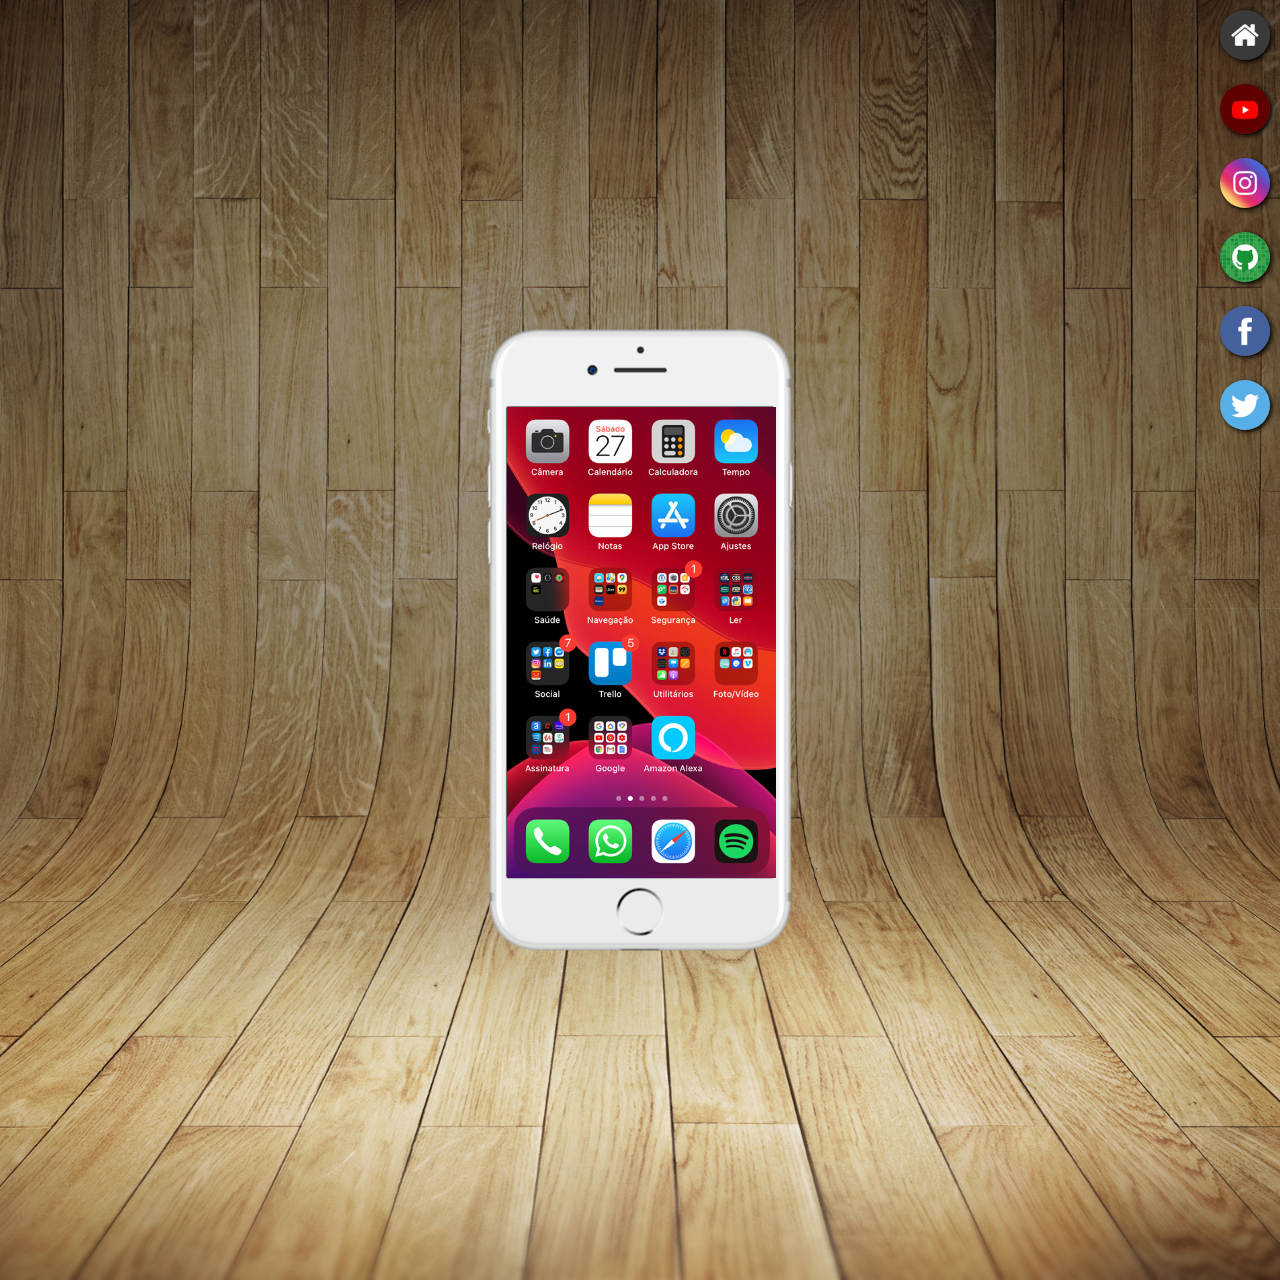
<file: index.html>
<!DOCTYPE html>
<html lang="pt_br">

<head>
    <meta charset="UTF-8">
    <meta name="viewport" content="width=device-width, initial-scale=1.0">
    <link rel="shortcut icon" href="favicon.ico" type="image/x-icon">
    <link rel="stylesheet" href="estilos/style.css">
    <title>Projeto das Redes Sociais</title>
</head>

<body>
    <main>
        <section id="telefone">
            <iframe src="home.html" name="tela" id="tela" frameborder="0"></iframe>
        </section>
        <section id="redes-sociais">
            <a href="home.html" target="tela"><img src="imagens/logo-home.jpg" alt="home"></a> <br>
            <a href="youtube.html" target="tela"><img src="imagens/logo-youtube.jpg" alt="YouTube"></a> <br>
            <a href="instagram.html" target="tela"><img src="imagens/logo-instagram.jpg" alt="Instagram"></a> <br>
            <a href="github.html" target="tela"><img src="imagens/logo-github.jpg" alt="GitHub"></a> <br>
            <a href="facebook.html" target="tela"><img src="imagens/logo-facebook.jpg" alt="Facebook"></a> <br>
            <a href="twitter.html" target="tela"><img src="imagens/logo-twitter.jpg" alt="Twitter"></a>
        </section>
    </main>
</body>
</html>
</file>
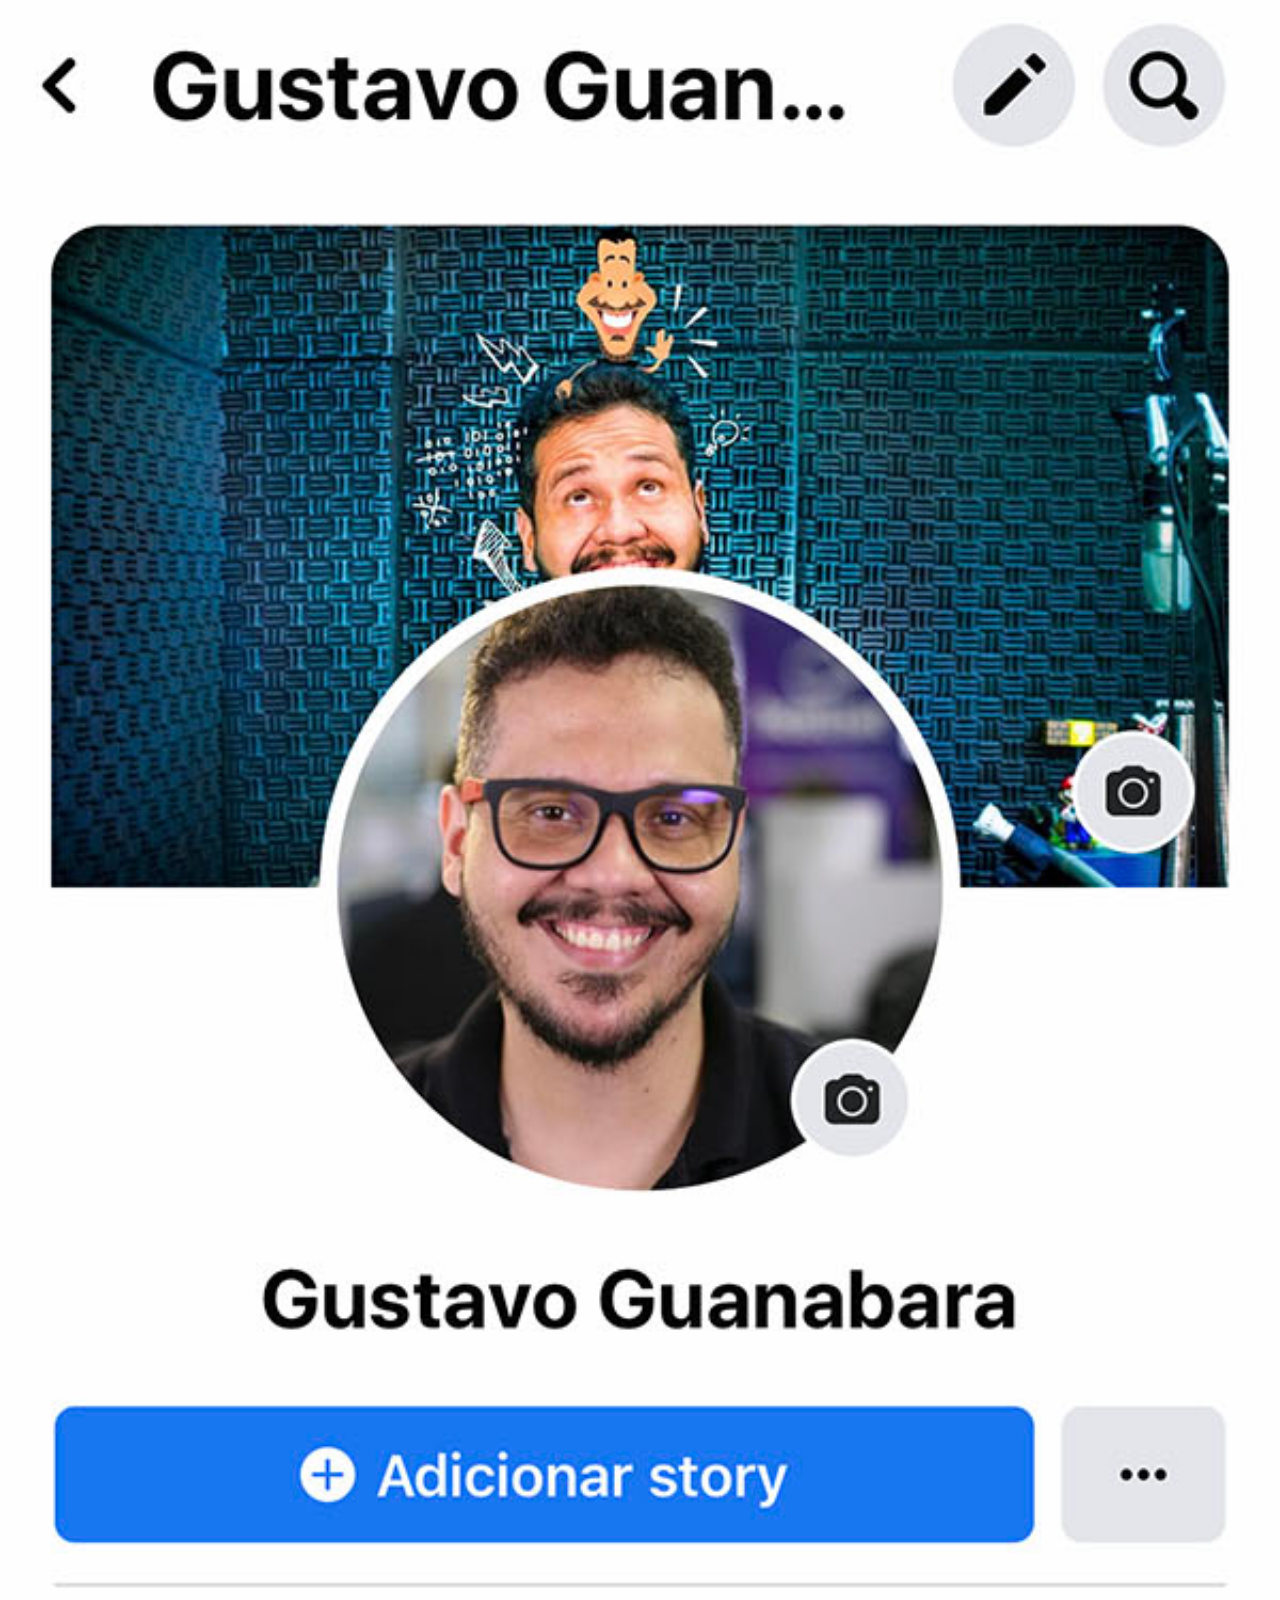
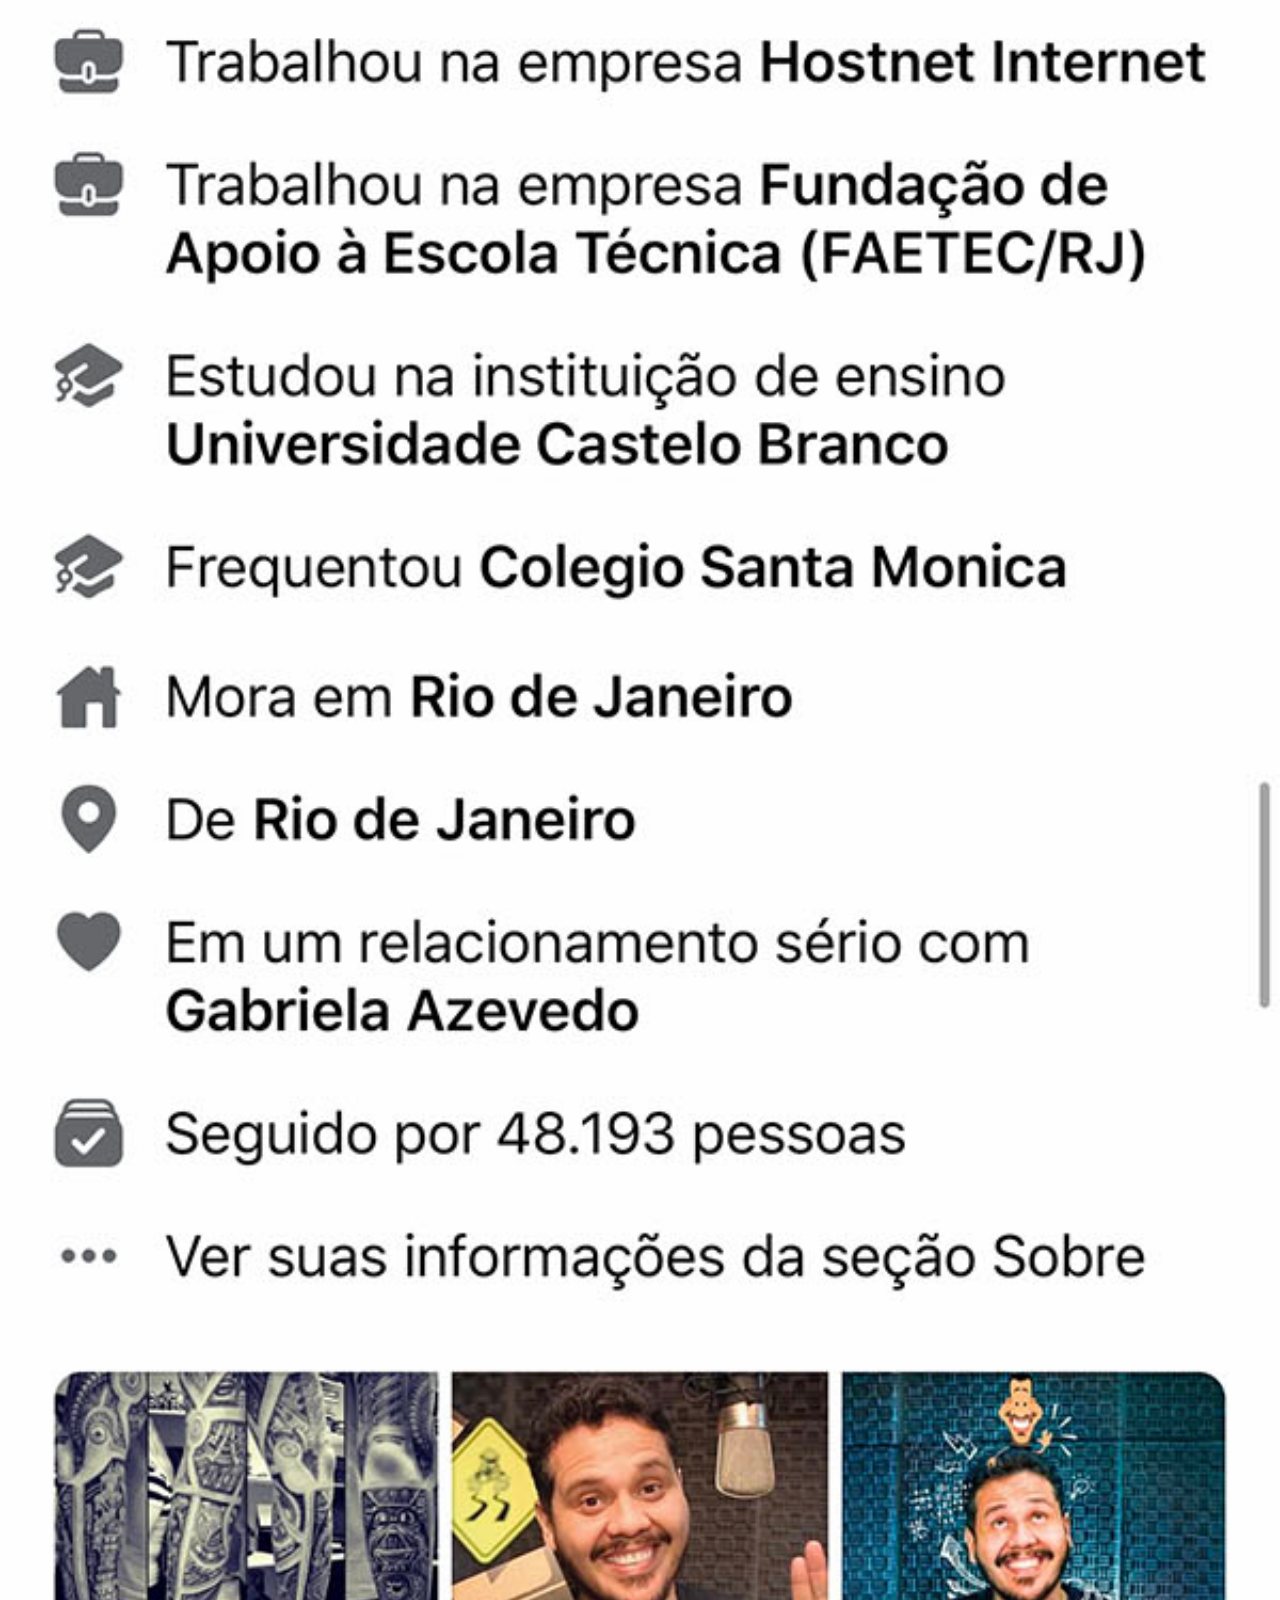
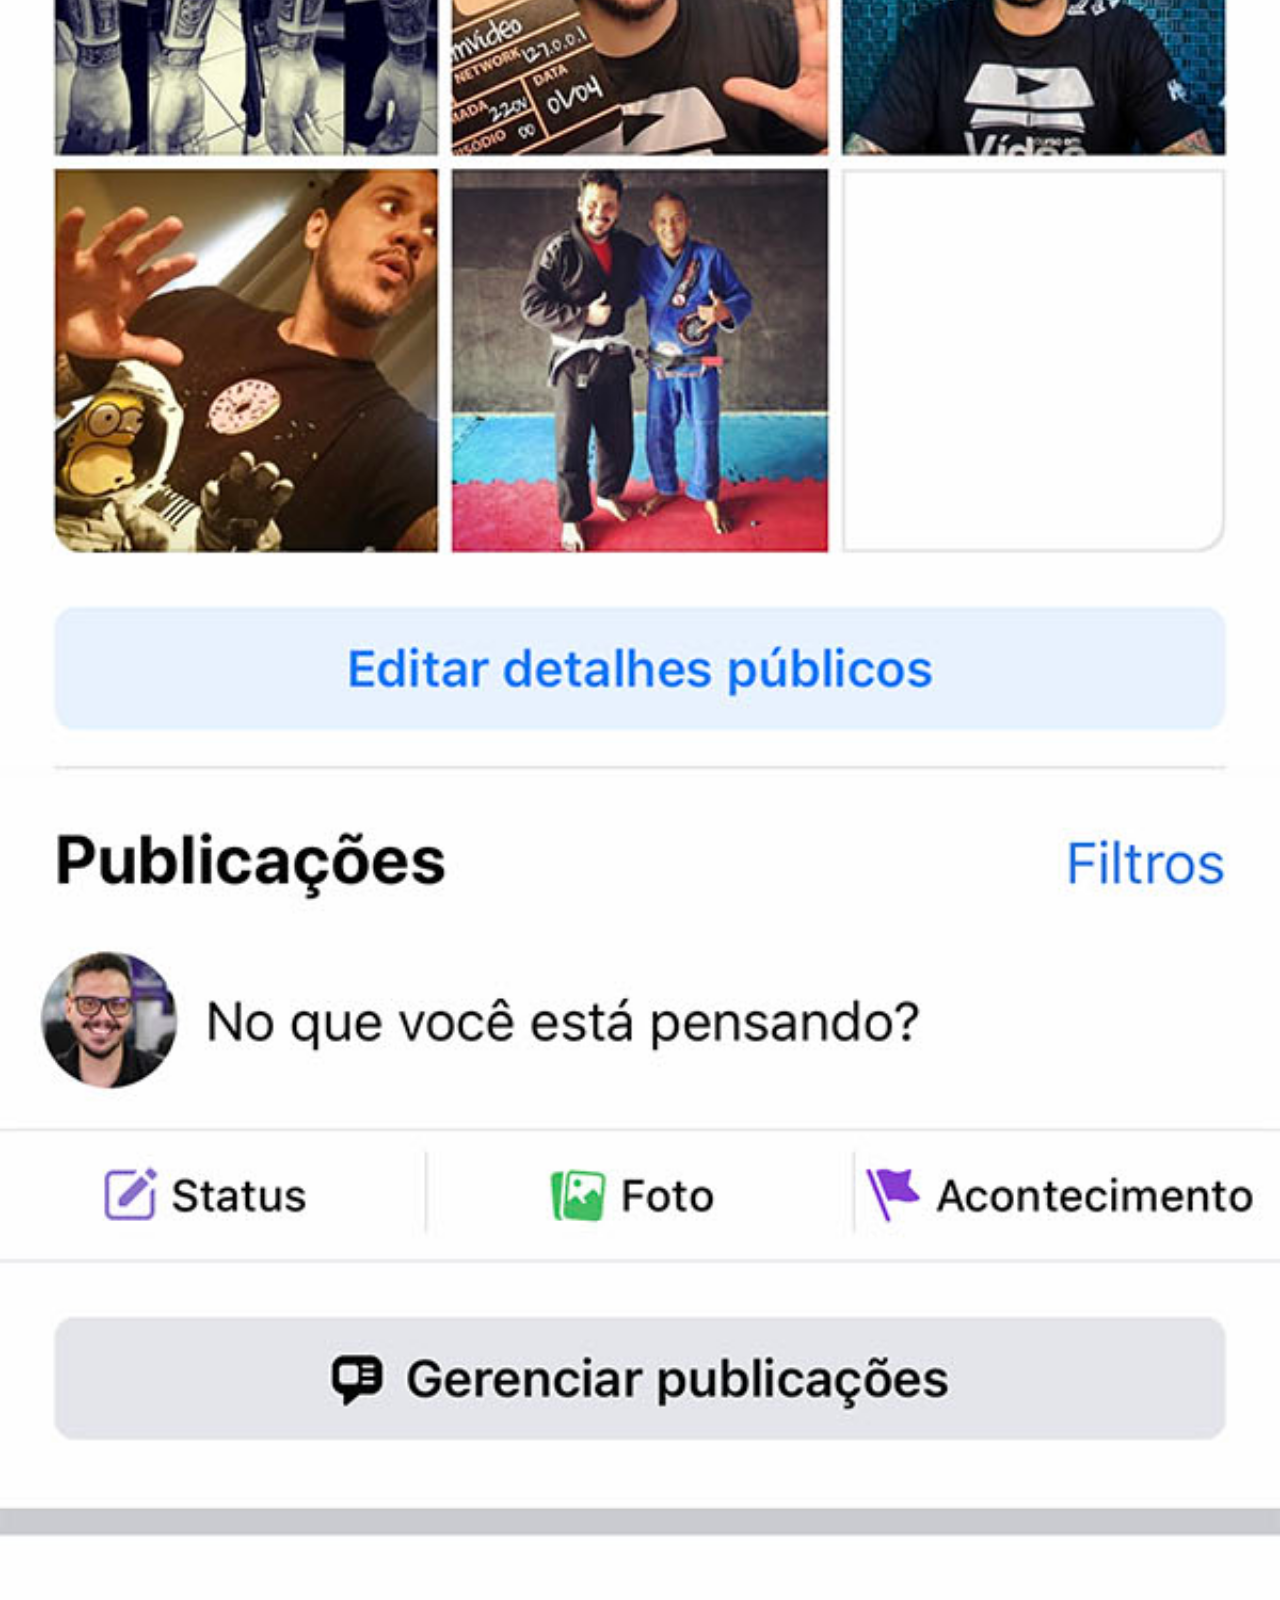
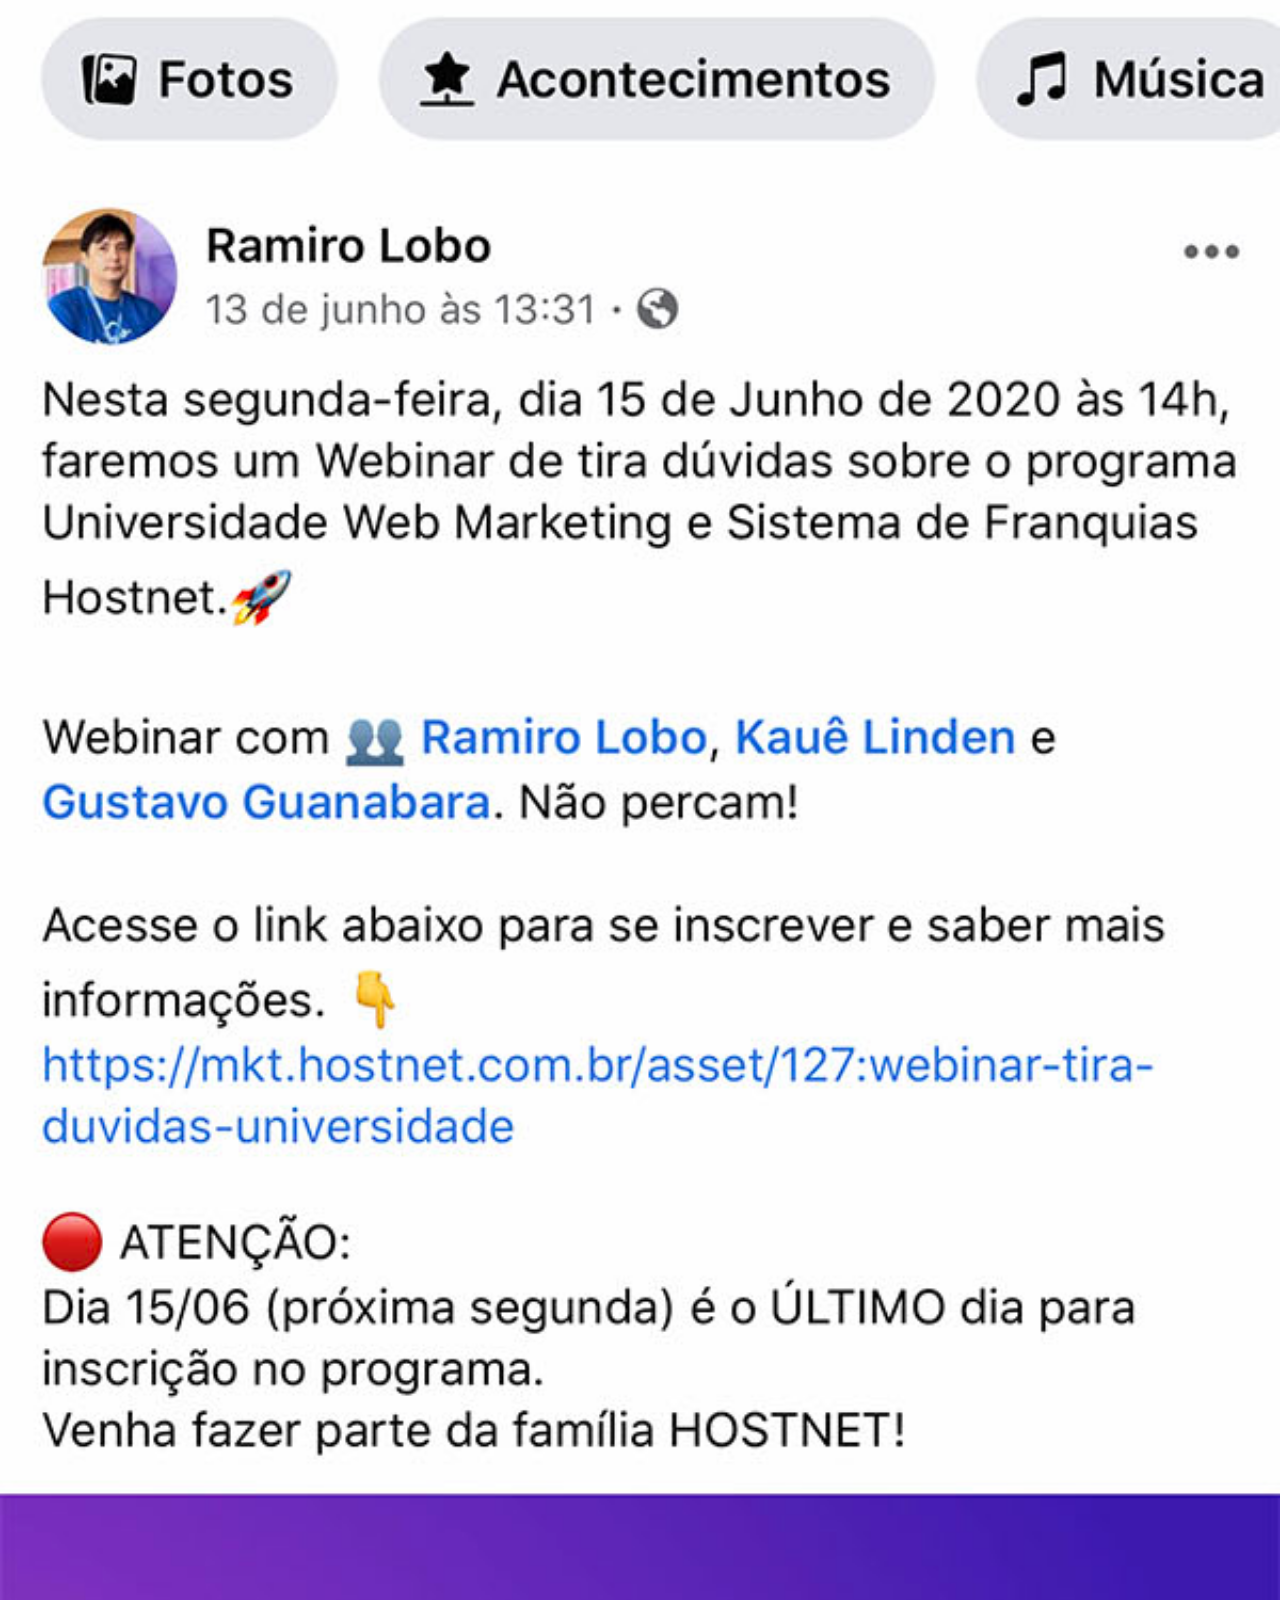
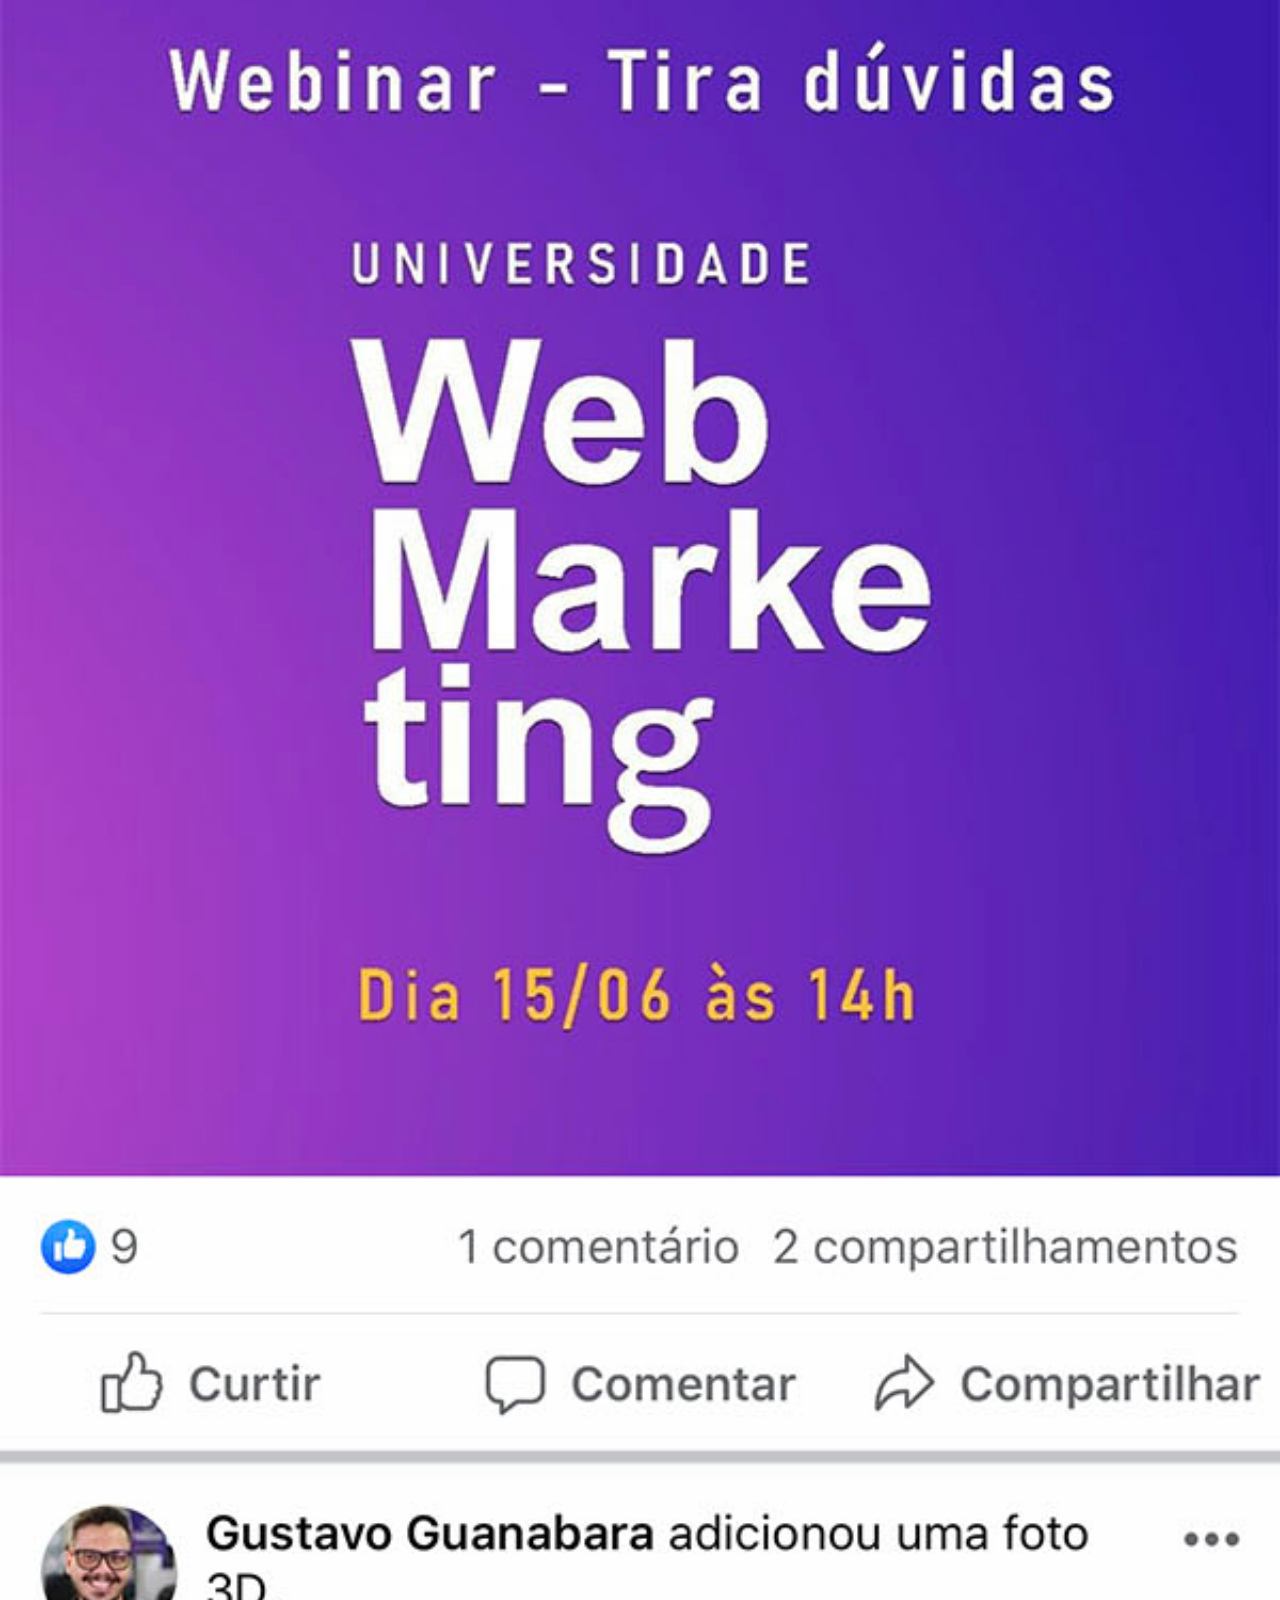
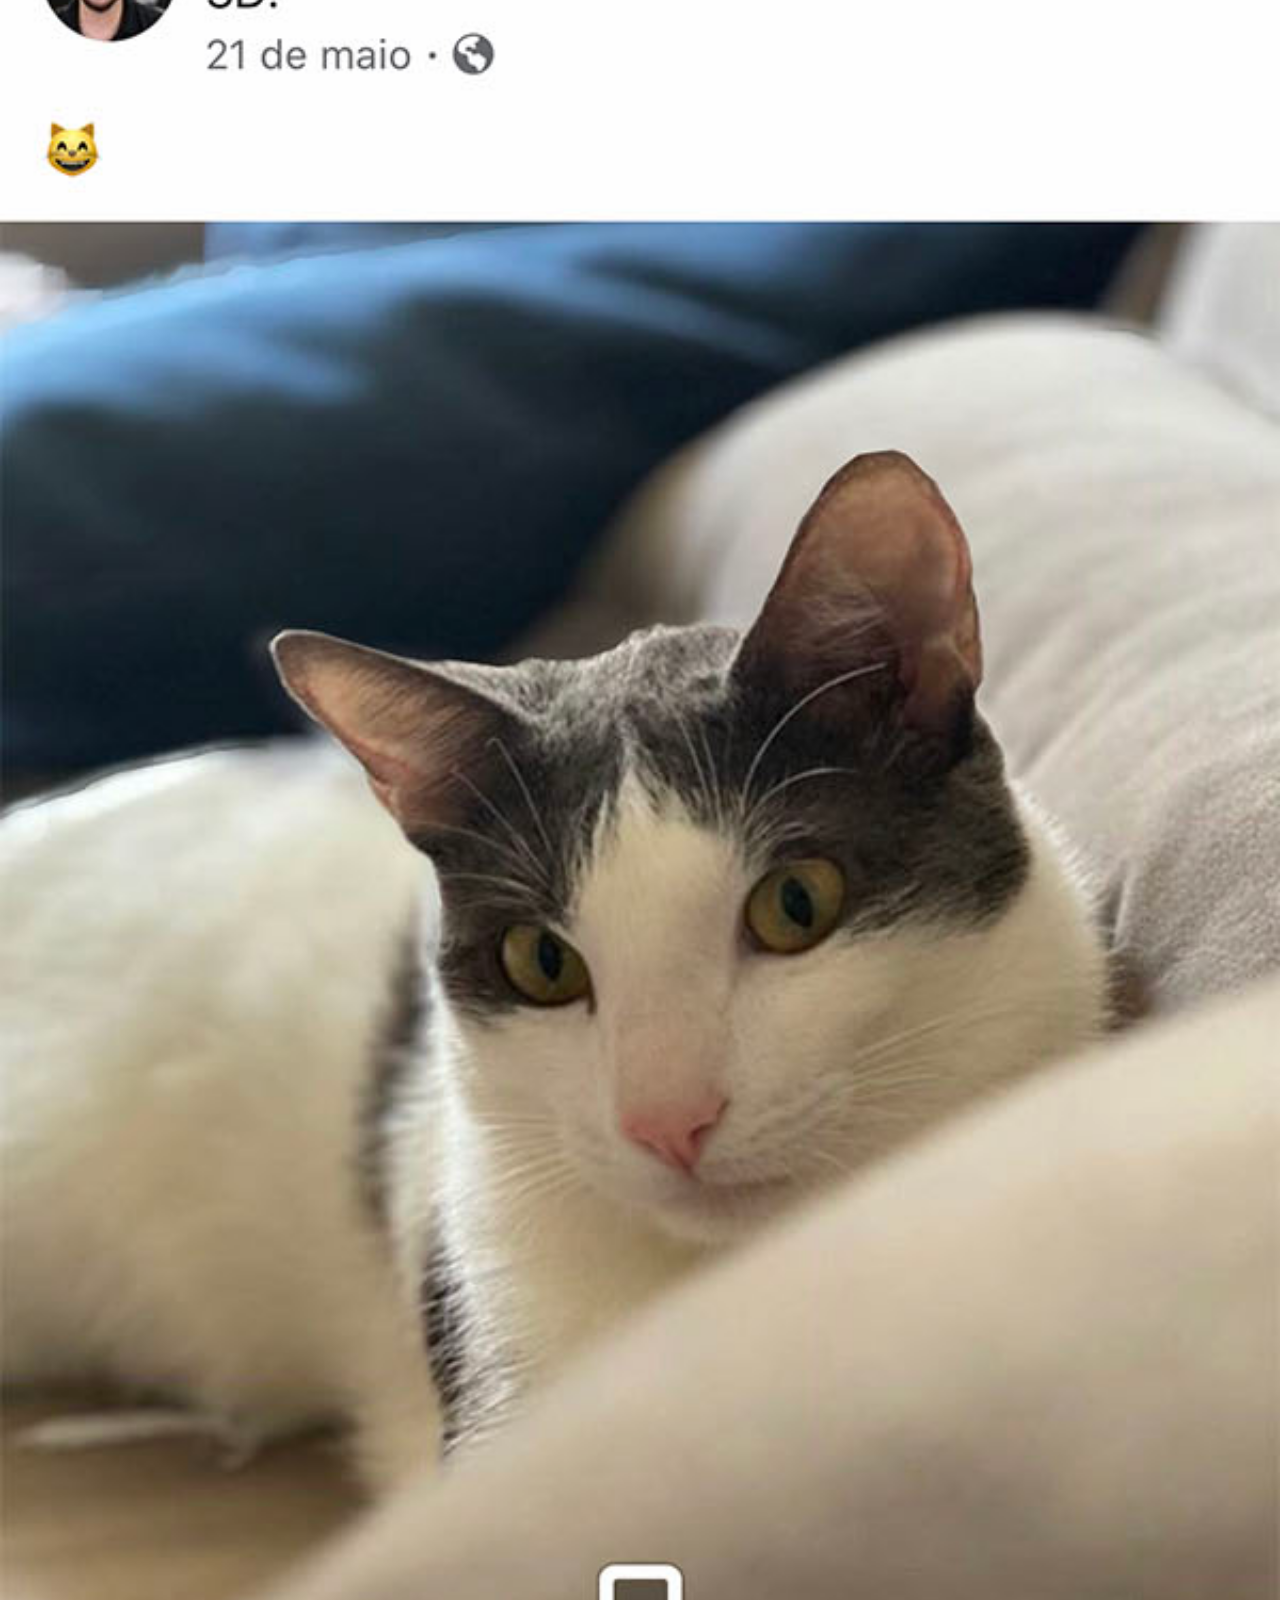
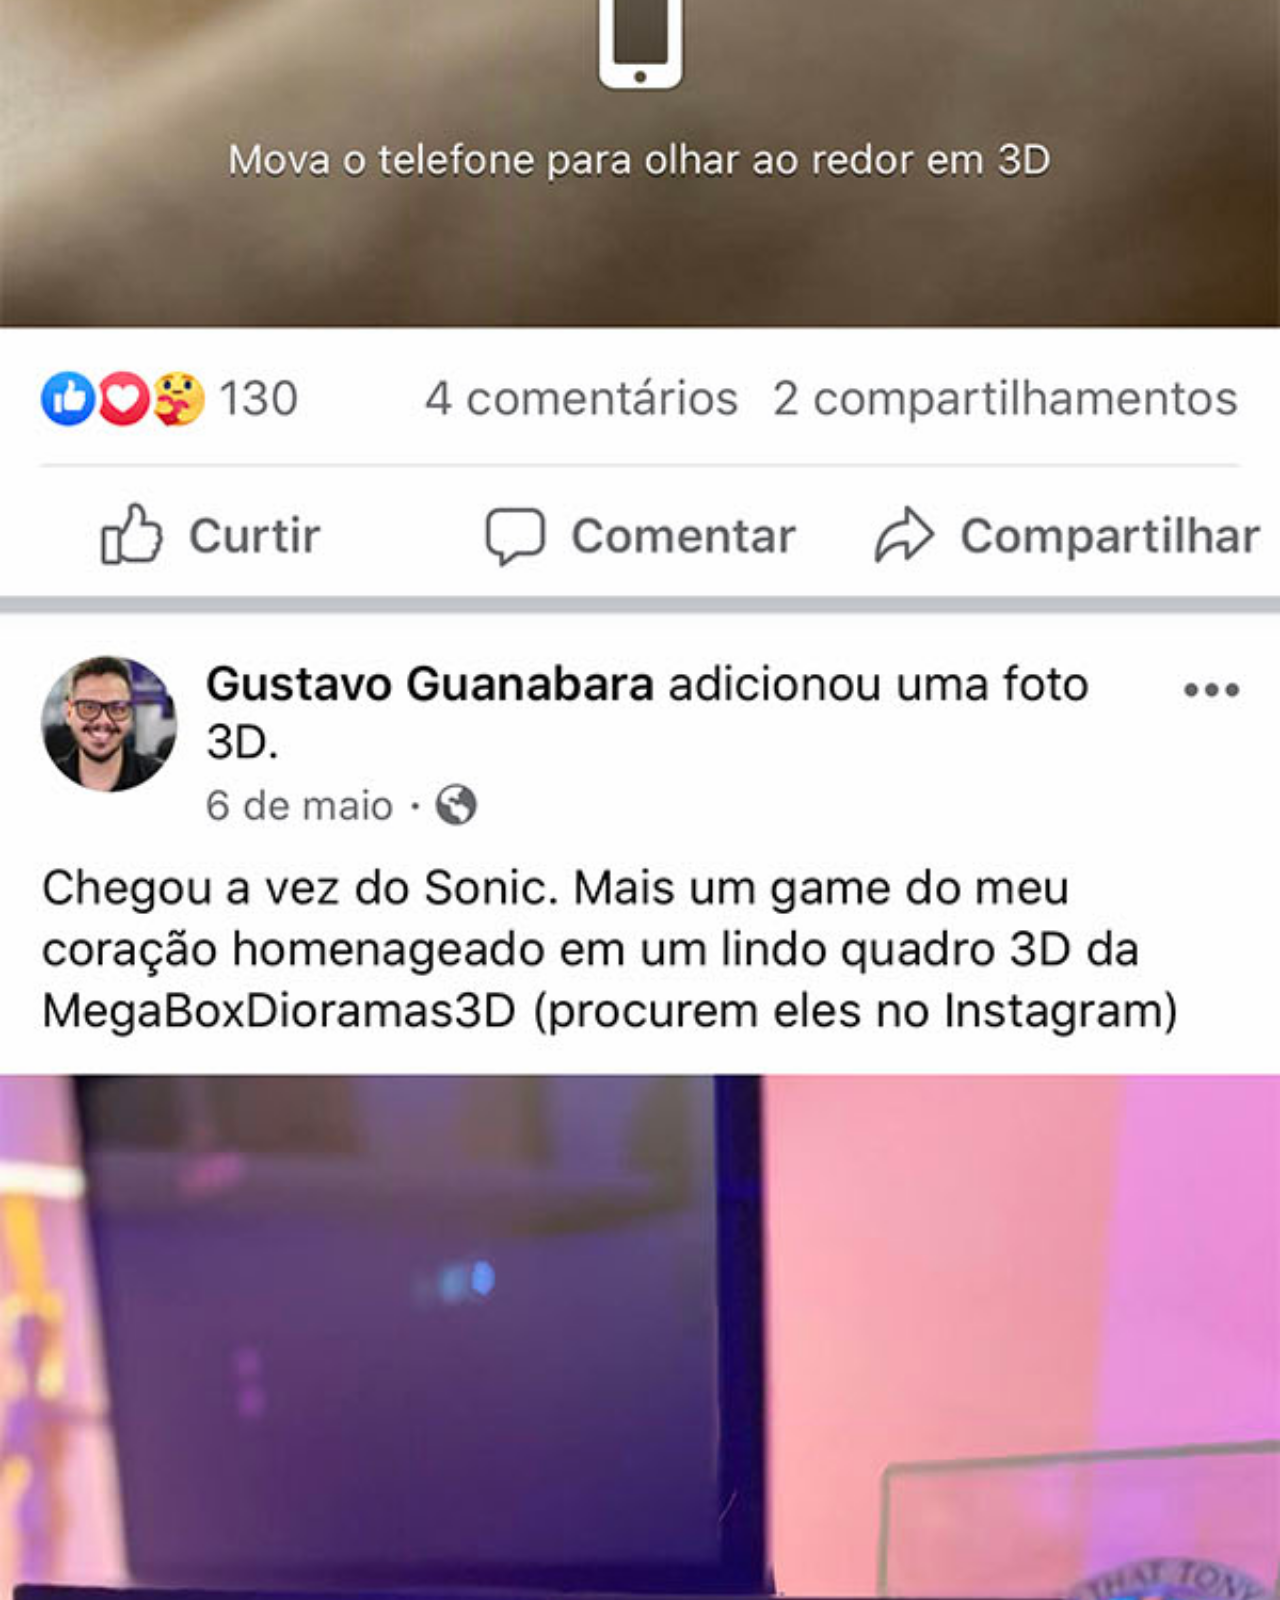
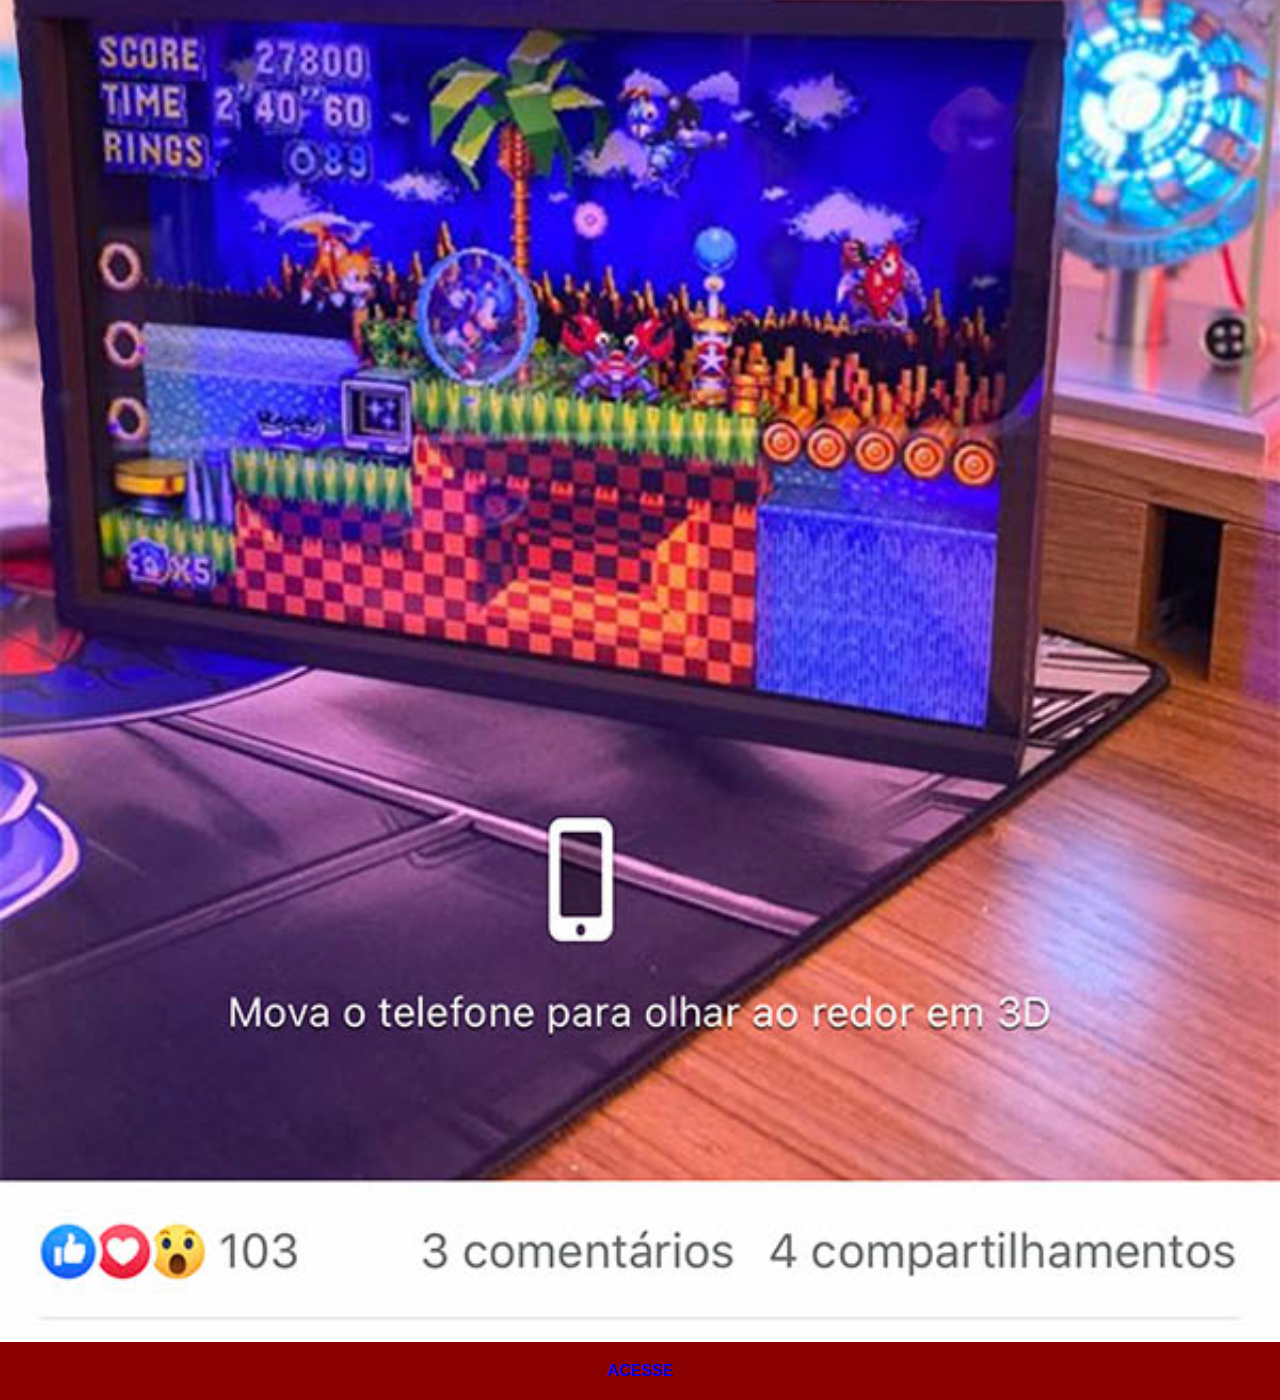
<file: facebook.html>
<!DOCTYPE html>
<html lang="pt_br">
<head>
    <meta charset="UTF-8">
    <meta name="viewport" content="width=device-width, initial-scale=1.0">
    <title>Facebook</title>
    <link rel="stylesheet" href="estilos/social.css">
</head>
<body>
    <img src="imagens/tela-facebook.jpg" alt="Facebook">
    <a href="https://www.facebook.com/gustavoguanabara/" target="_blank">ACESSE</a>
</body>
</html>
</file>
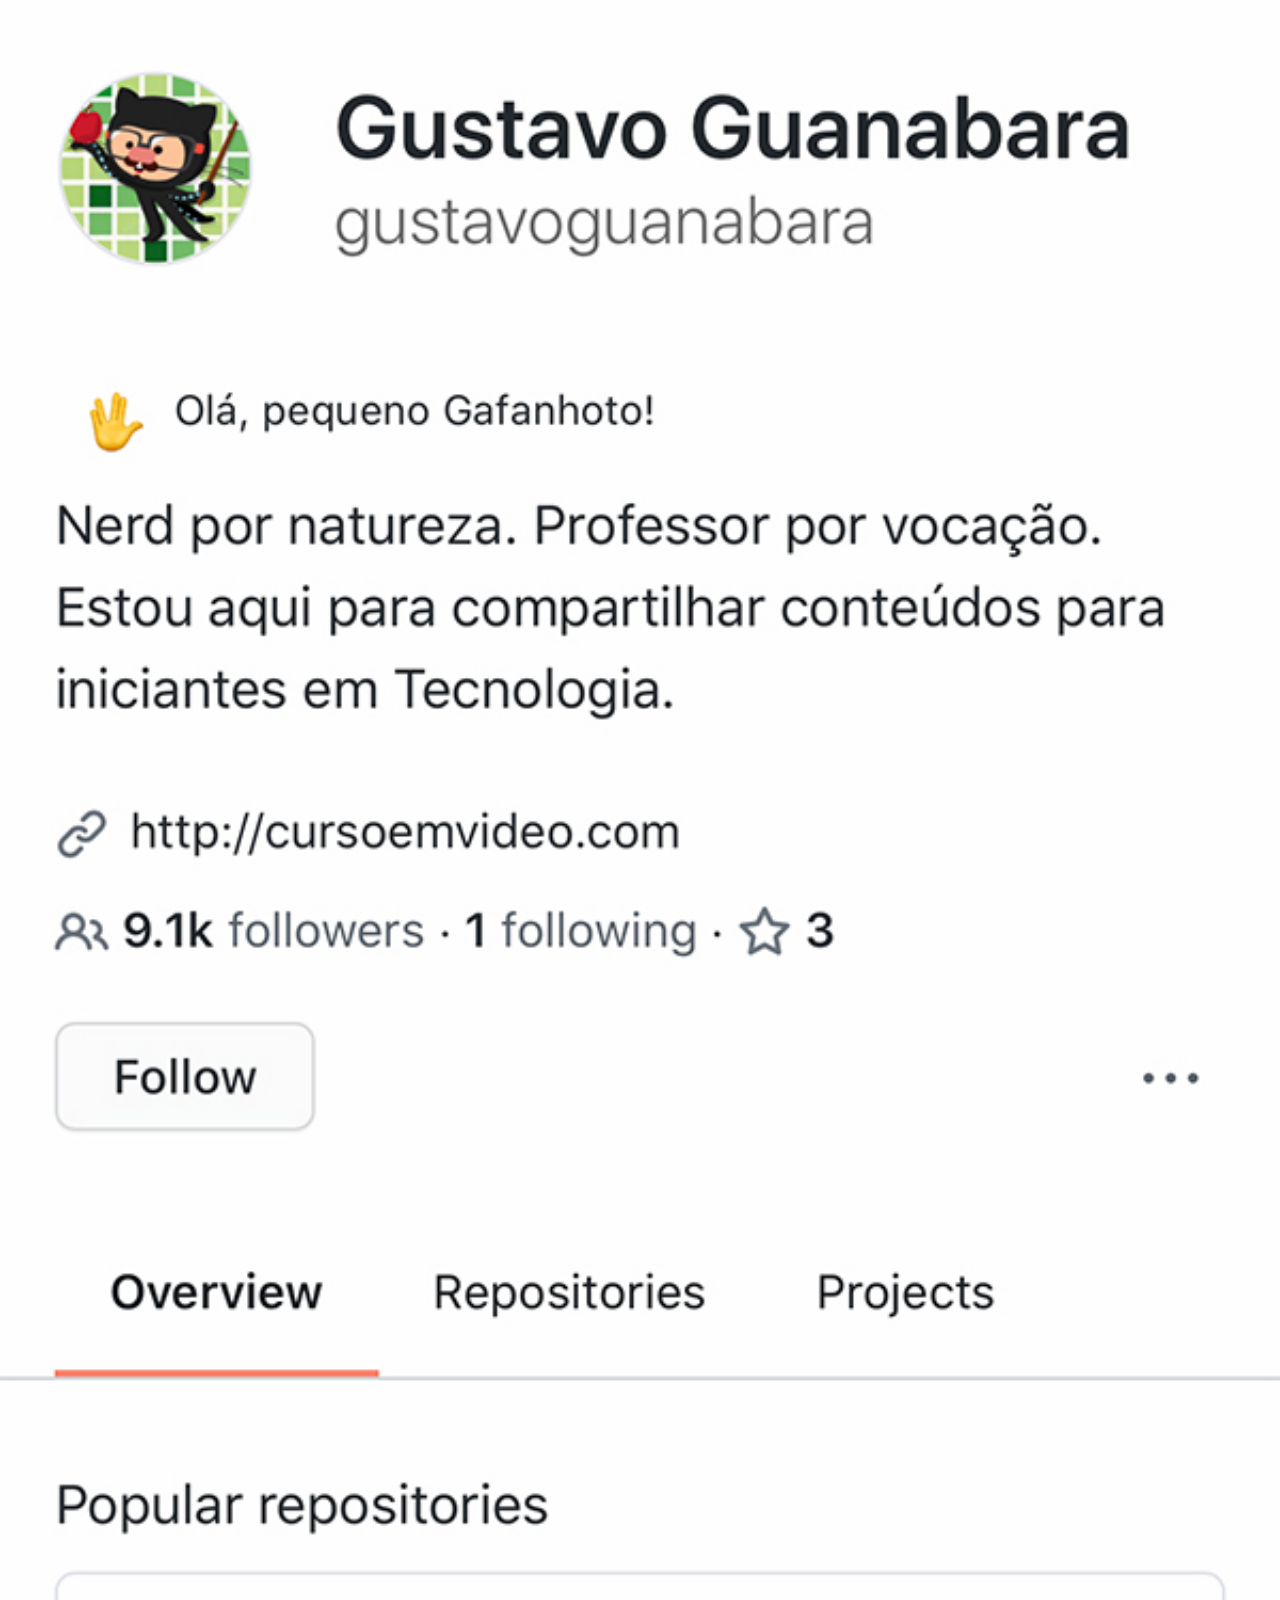
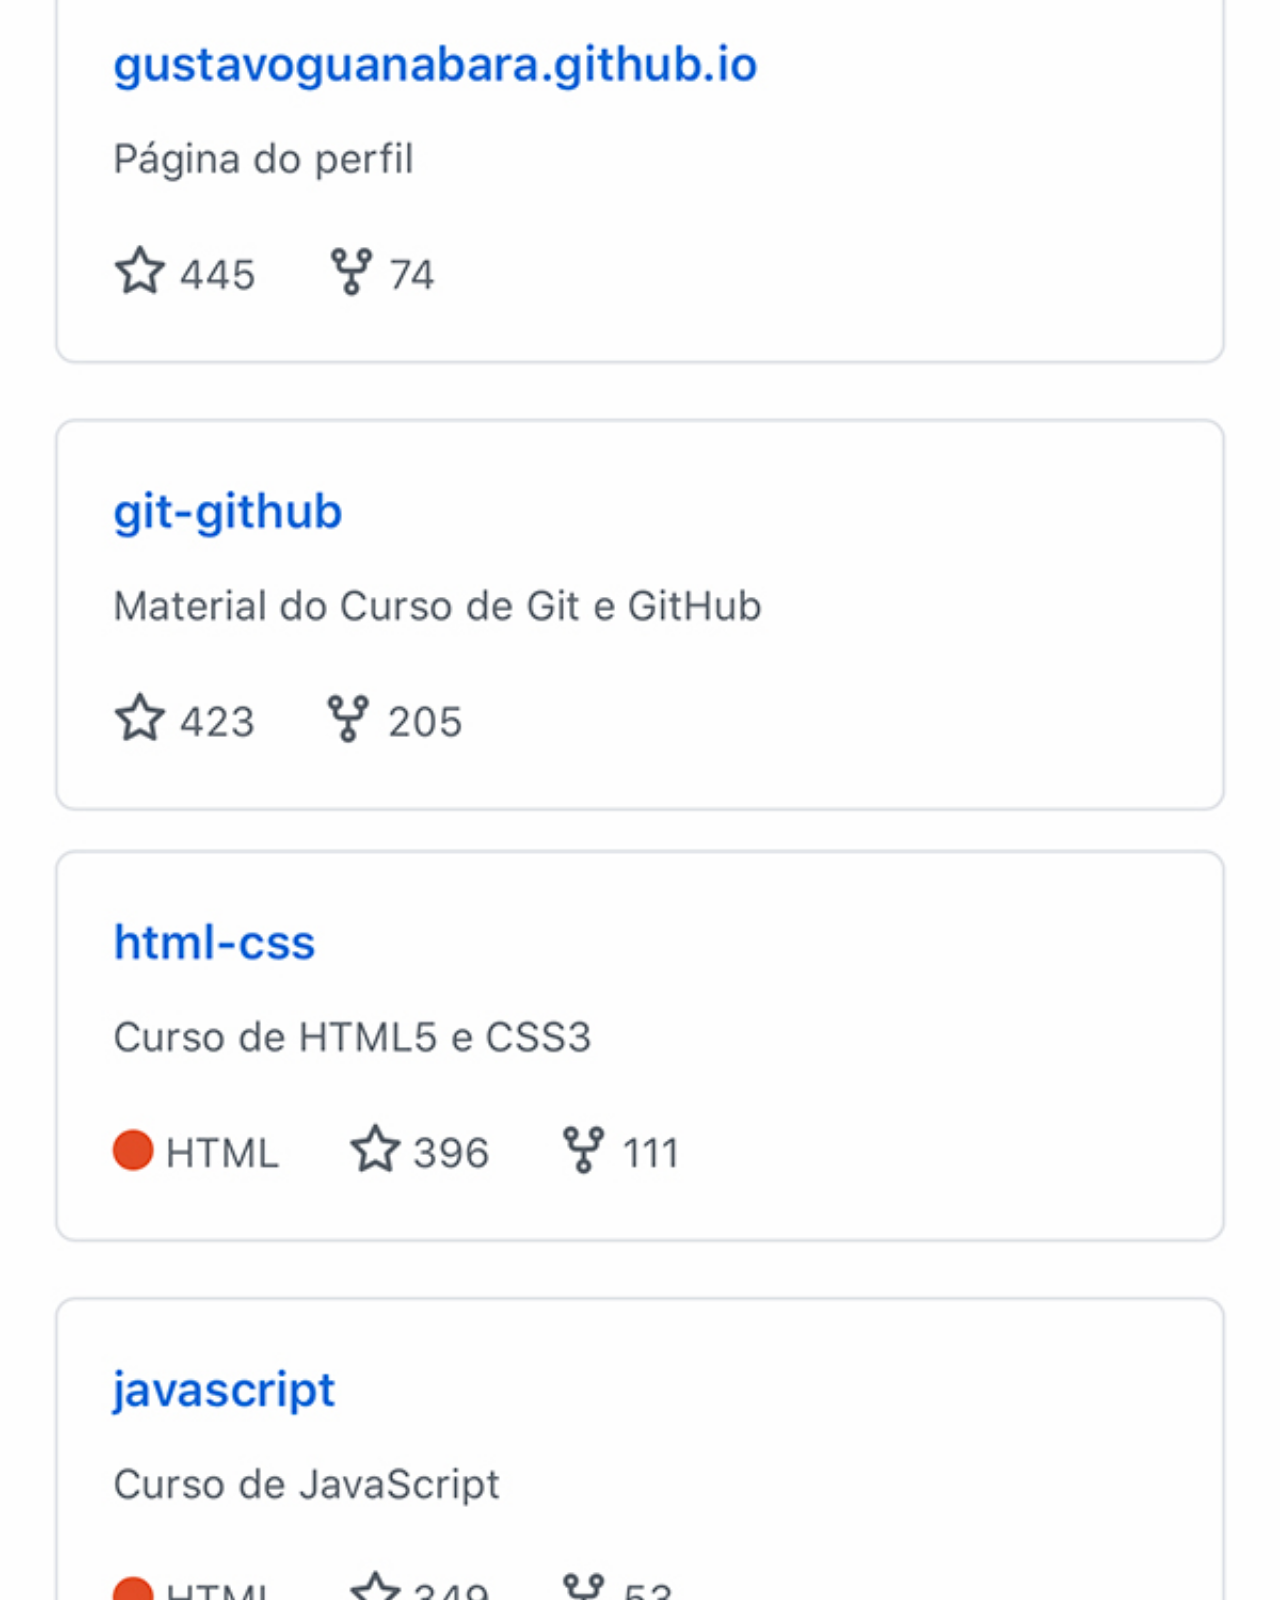
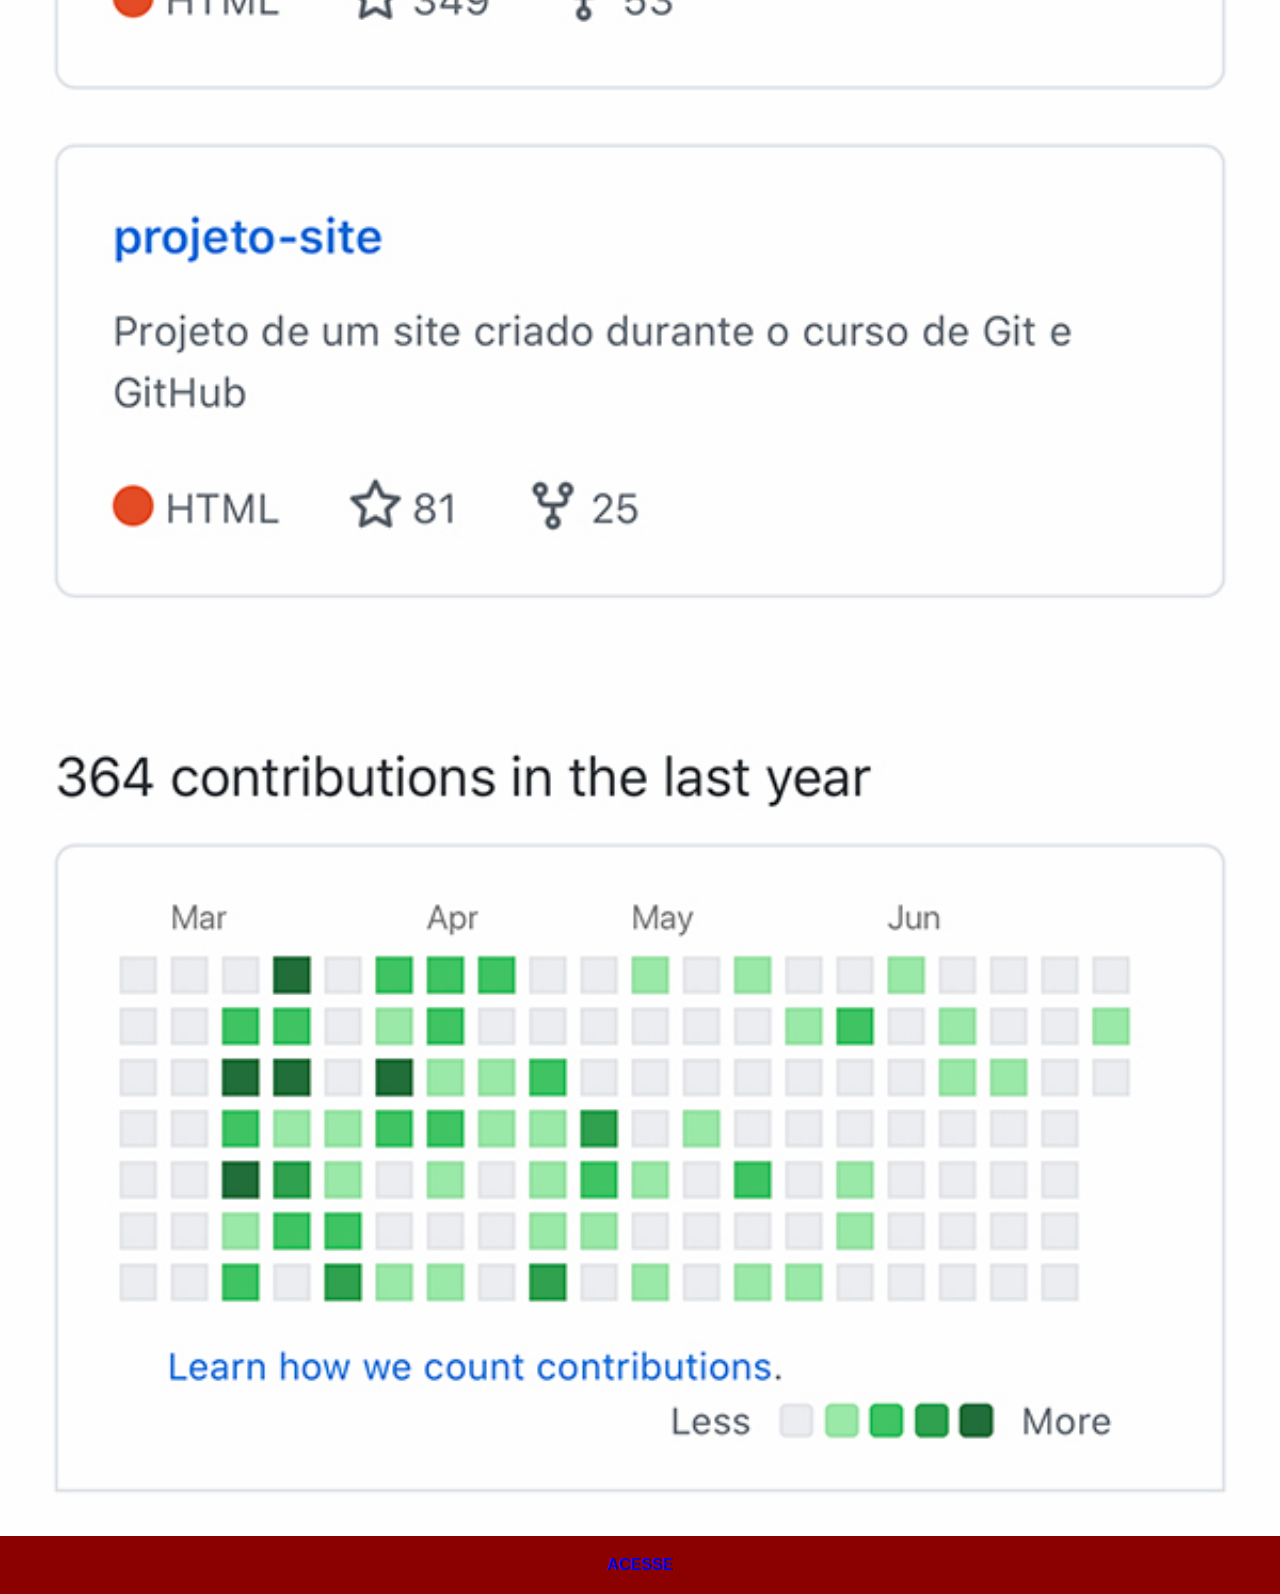
<file: github.html>
<!DOCTYPE html>
<html lang="pt_br">
<head>
    <meta charset="UTF-8">
    <meta name="viewport" content="width=device-width, initial-scale=1.0">
    <title>GitHub</title>
    <link rel="stylesheet" href="estilos/social.css">
</head>
<body>
    <img src="imagens/tela-github.jpg" alt="GitHub">
    <a href="https://github.com/gustavoguanabara" target="_blank">ACESSE</a>
</body>
</html>
</file>
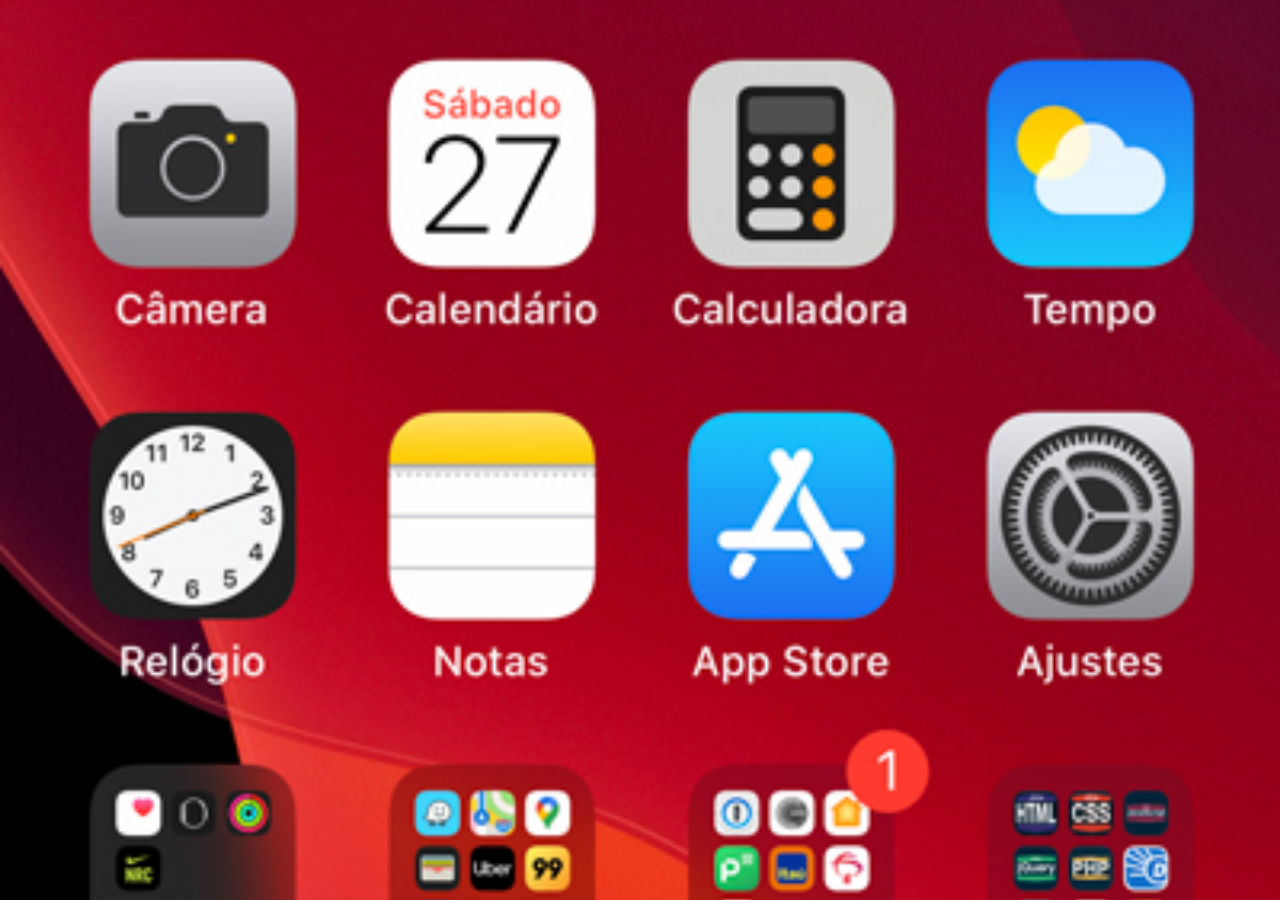
<file: home.html>
<!DOCTYPE html>
<html lang="pt_br">
<head>
    <meta charset="UTF-8">
    <meta name="viewport" content="width=device-width, initial-scale=1.0">
    <title>Document</title>
</head>
<style>
    * {
        margin: 0;
        padding: 0;
    }

    ::-webkit-scrollbar {
            width: 0;
            height: 0;
        }

    body {
        width: 100vh;
        height: 100vh;
        background: black url('imagens/tela-home.jpg') no-repeat top center;
        background-size: cover;
    }
</style>
<body>
    
</body>
</html>
</file>
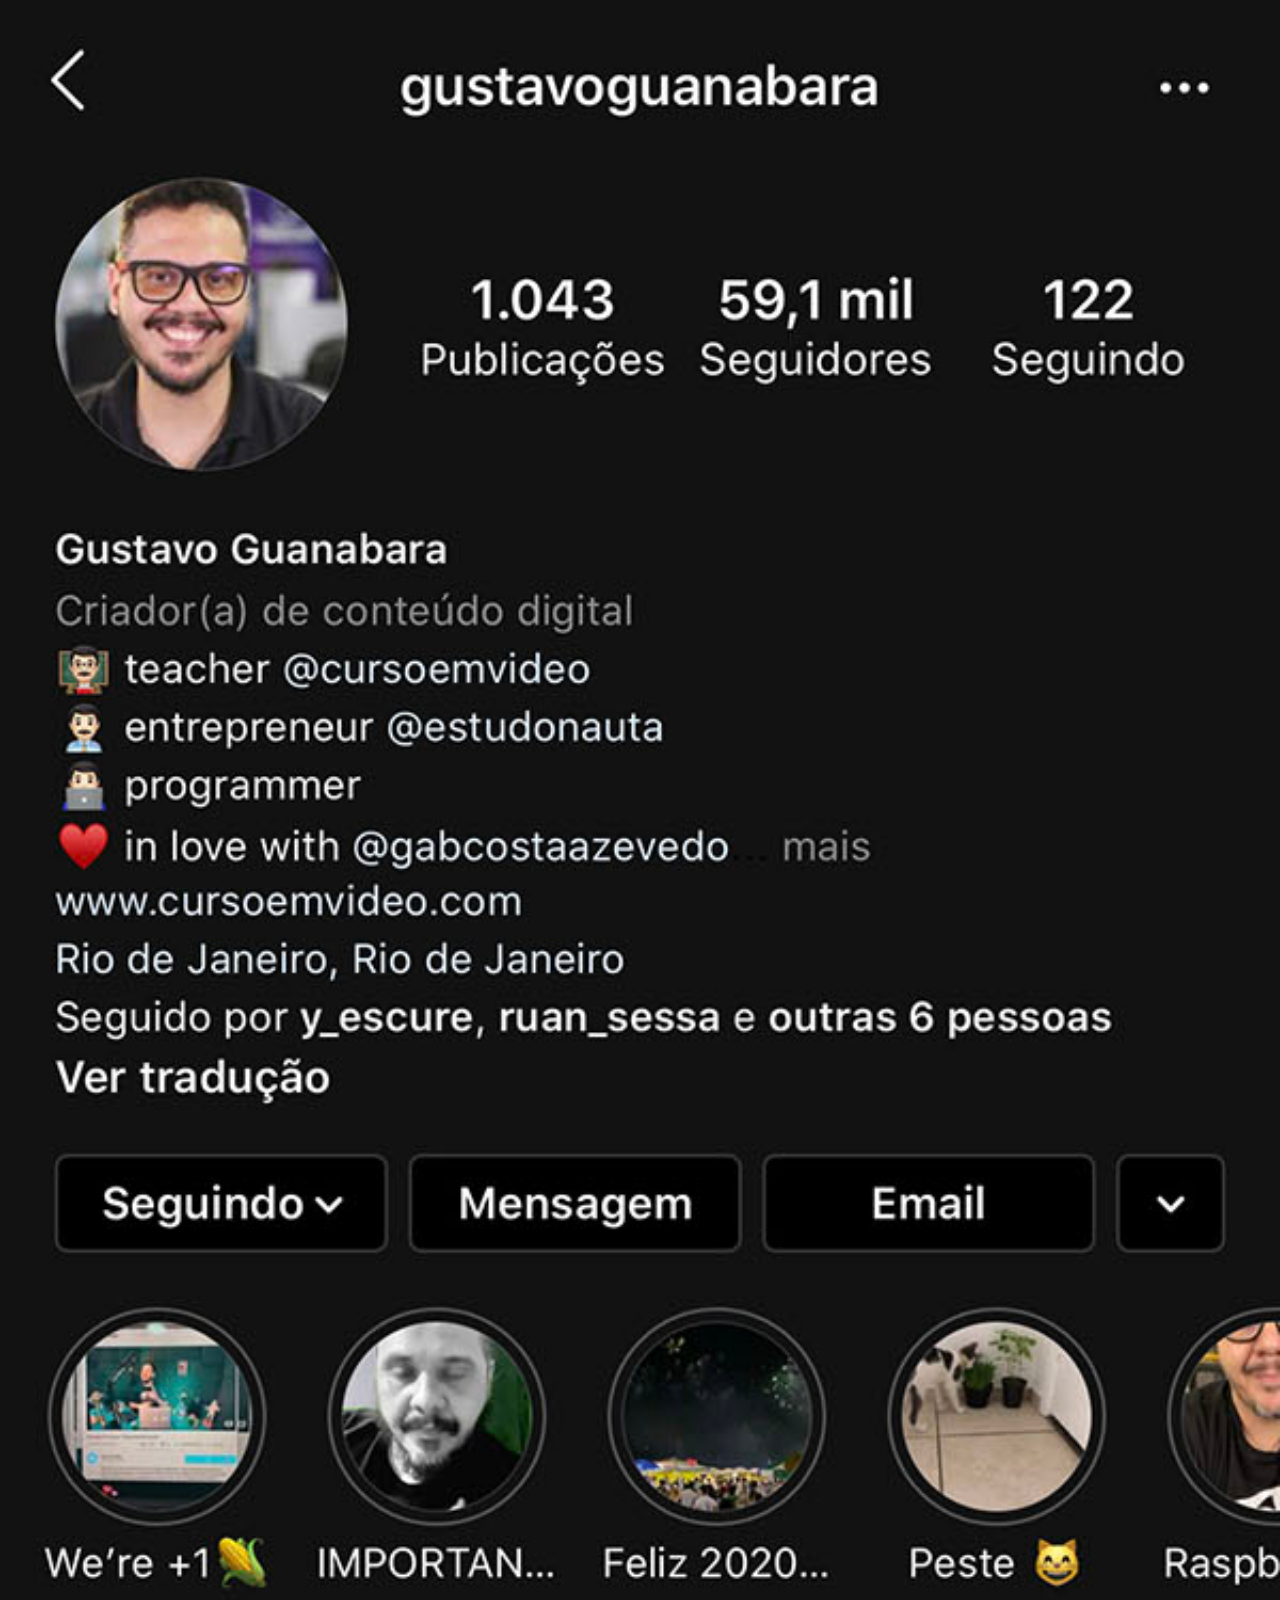
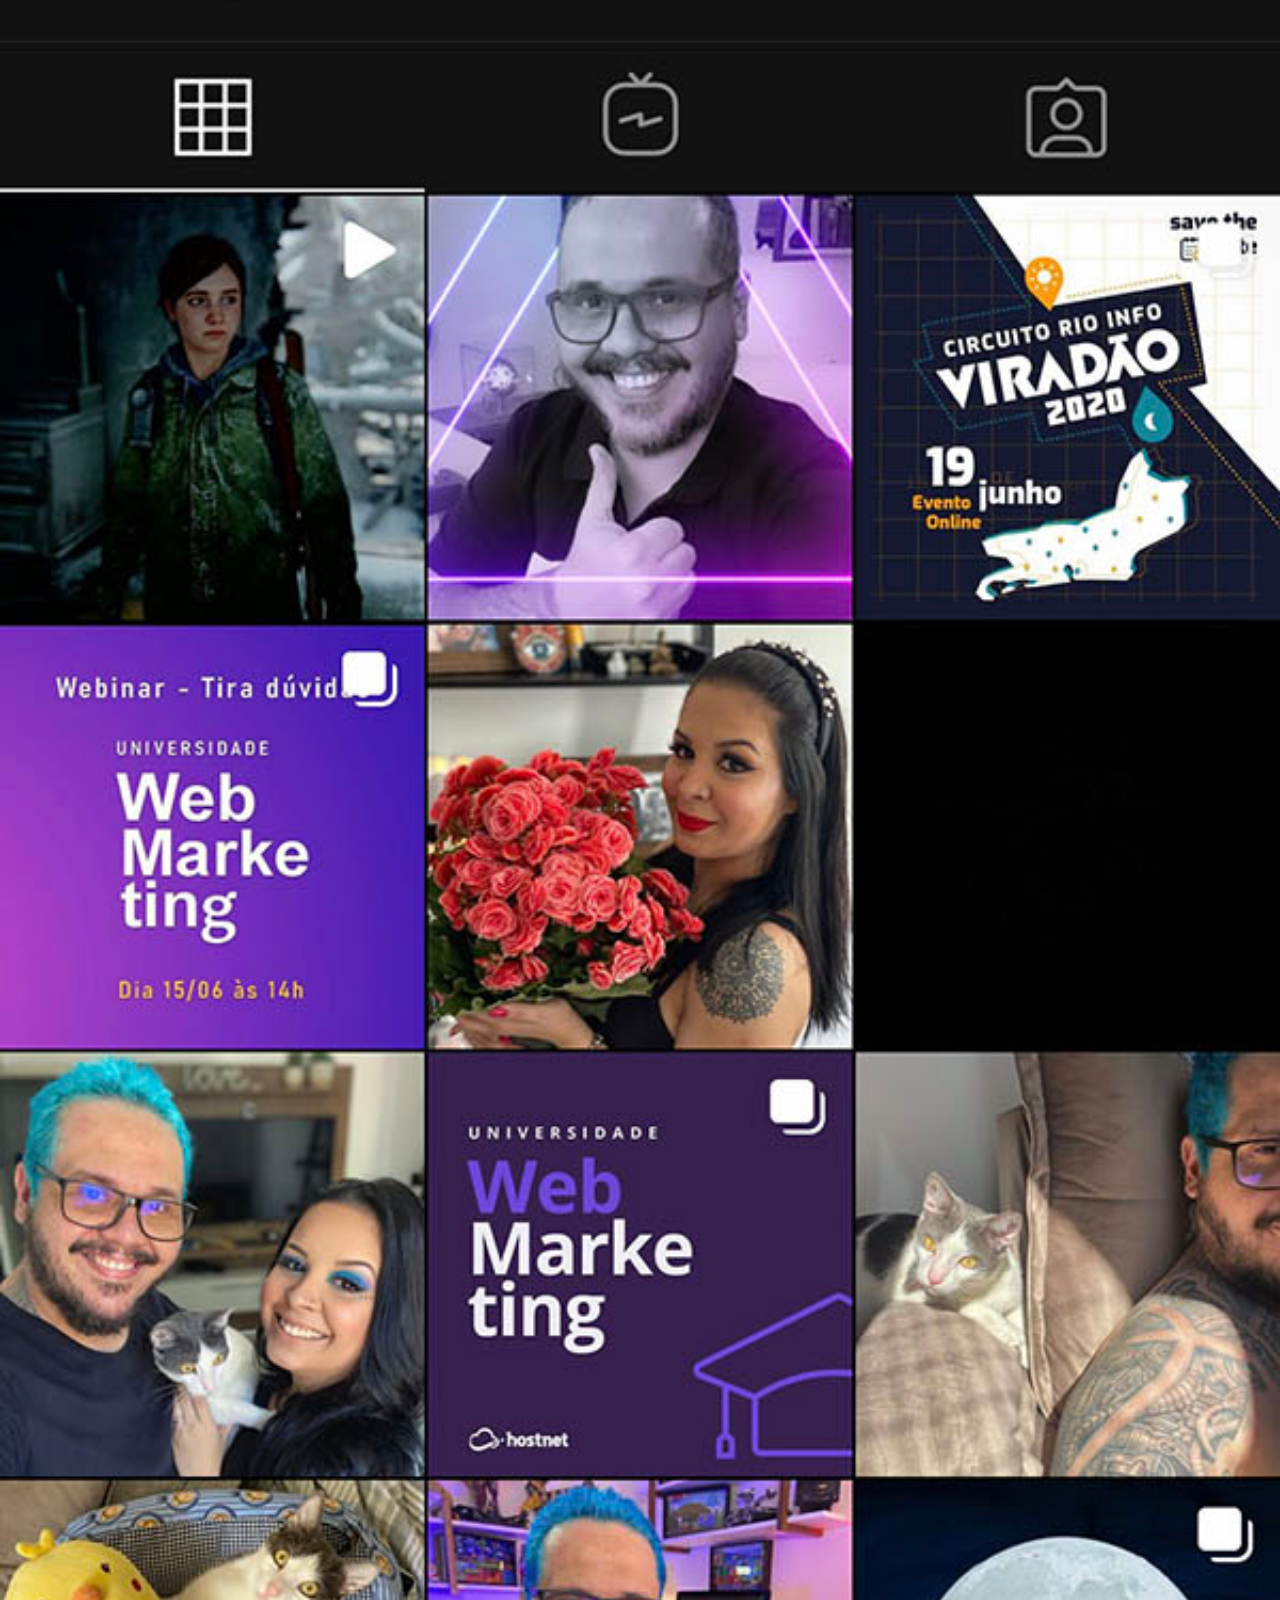
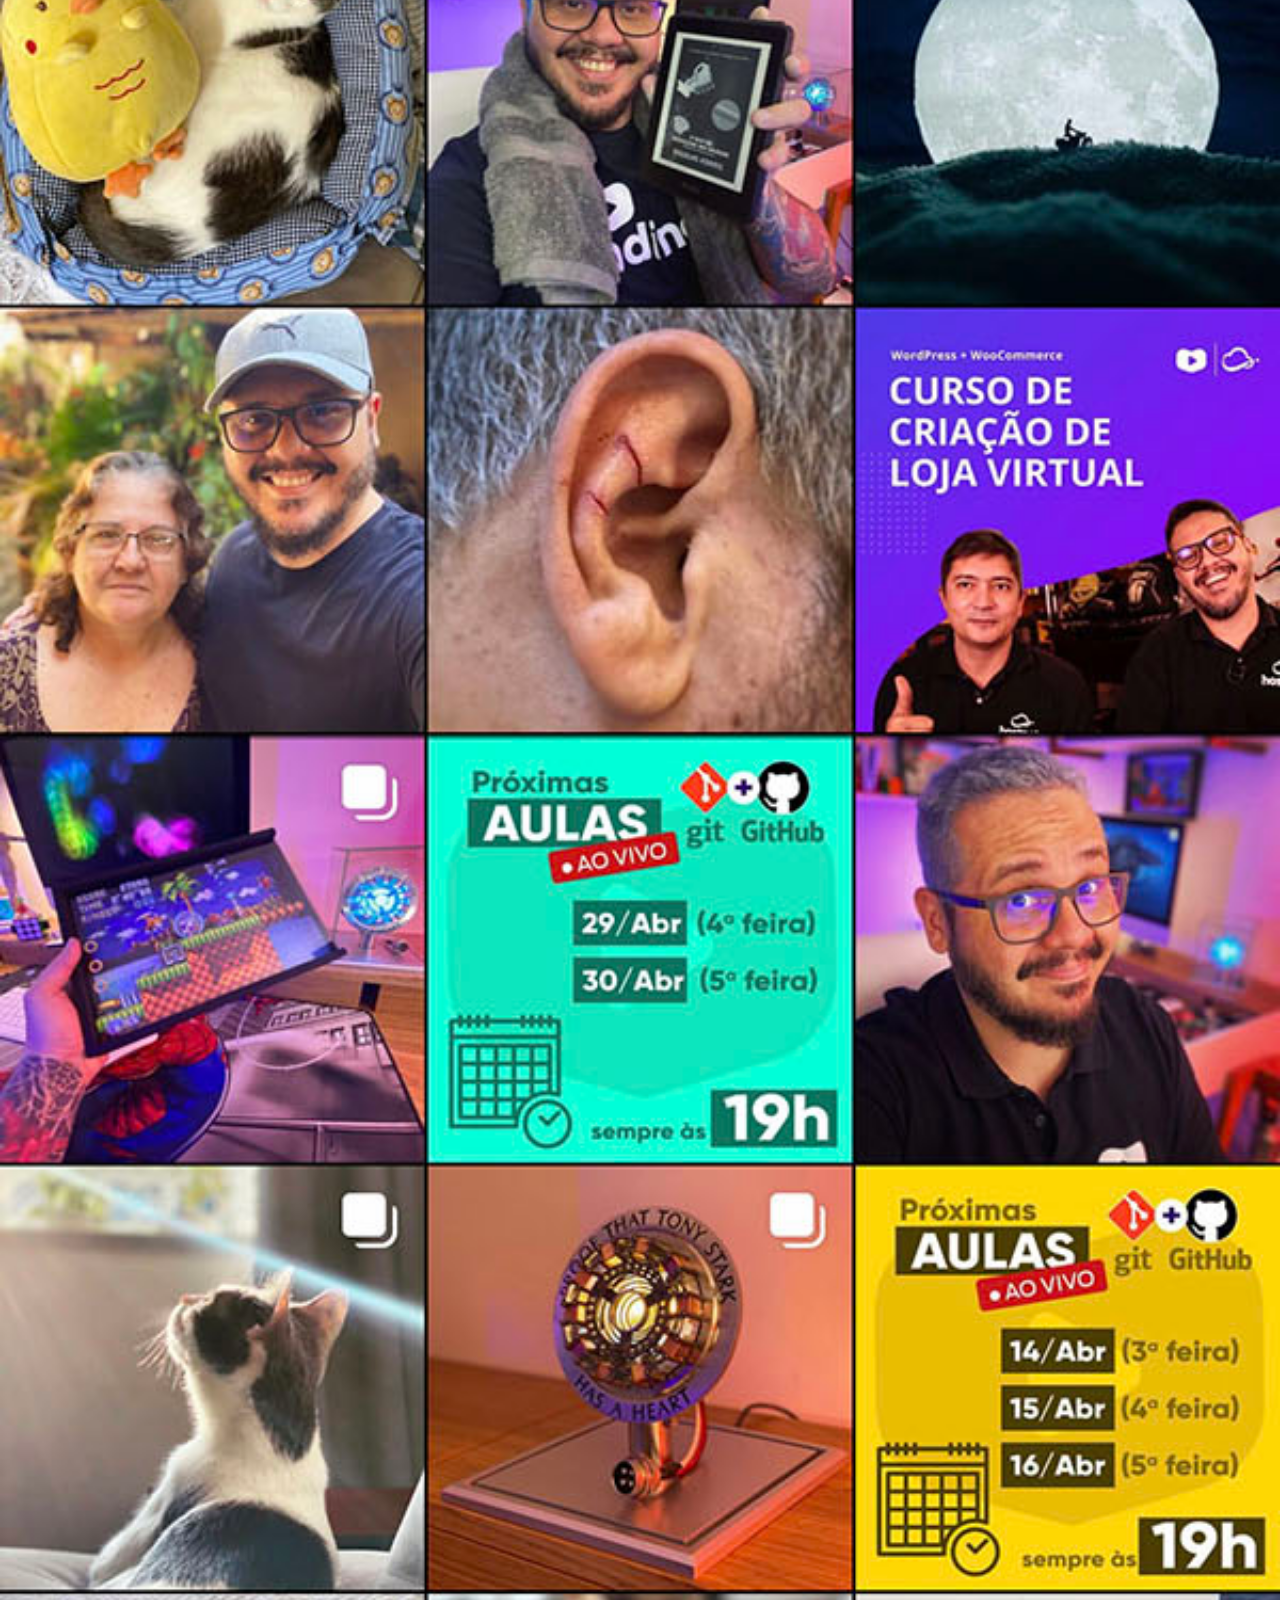
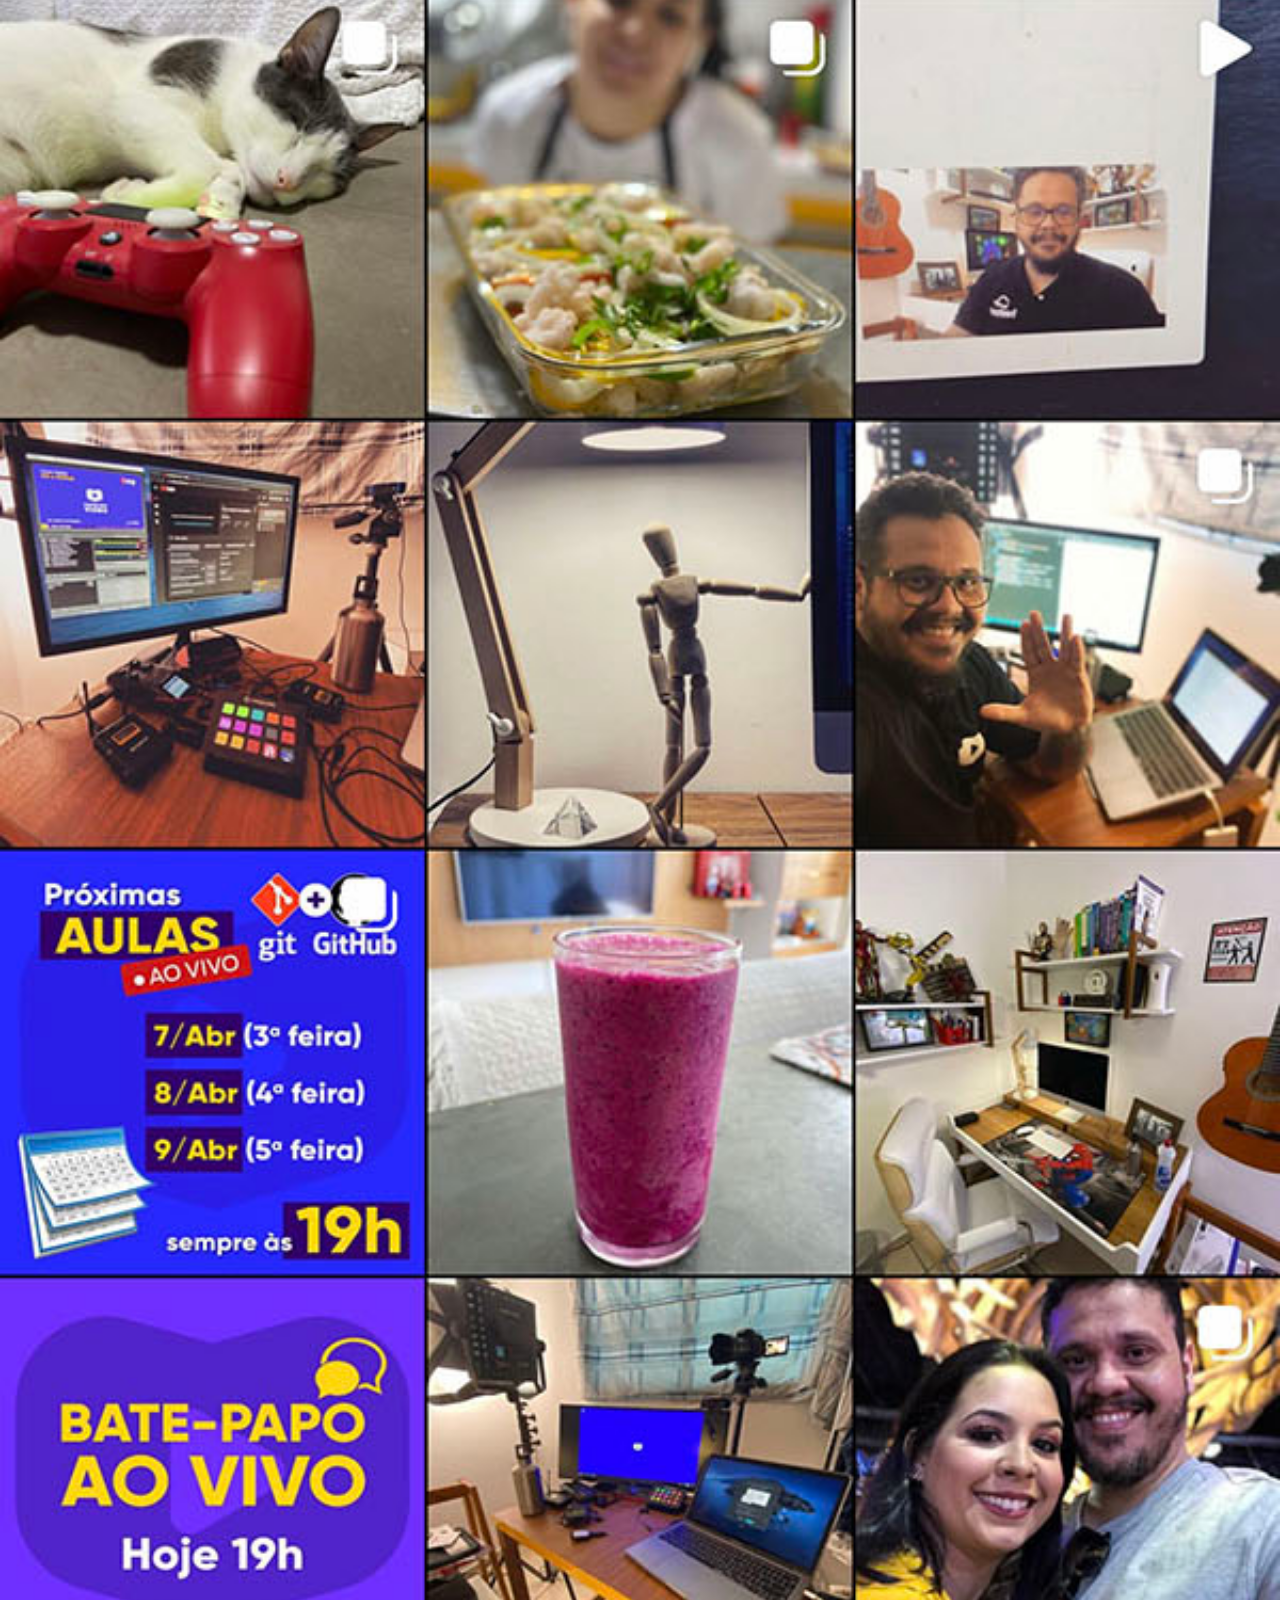
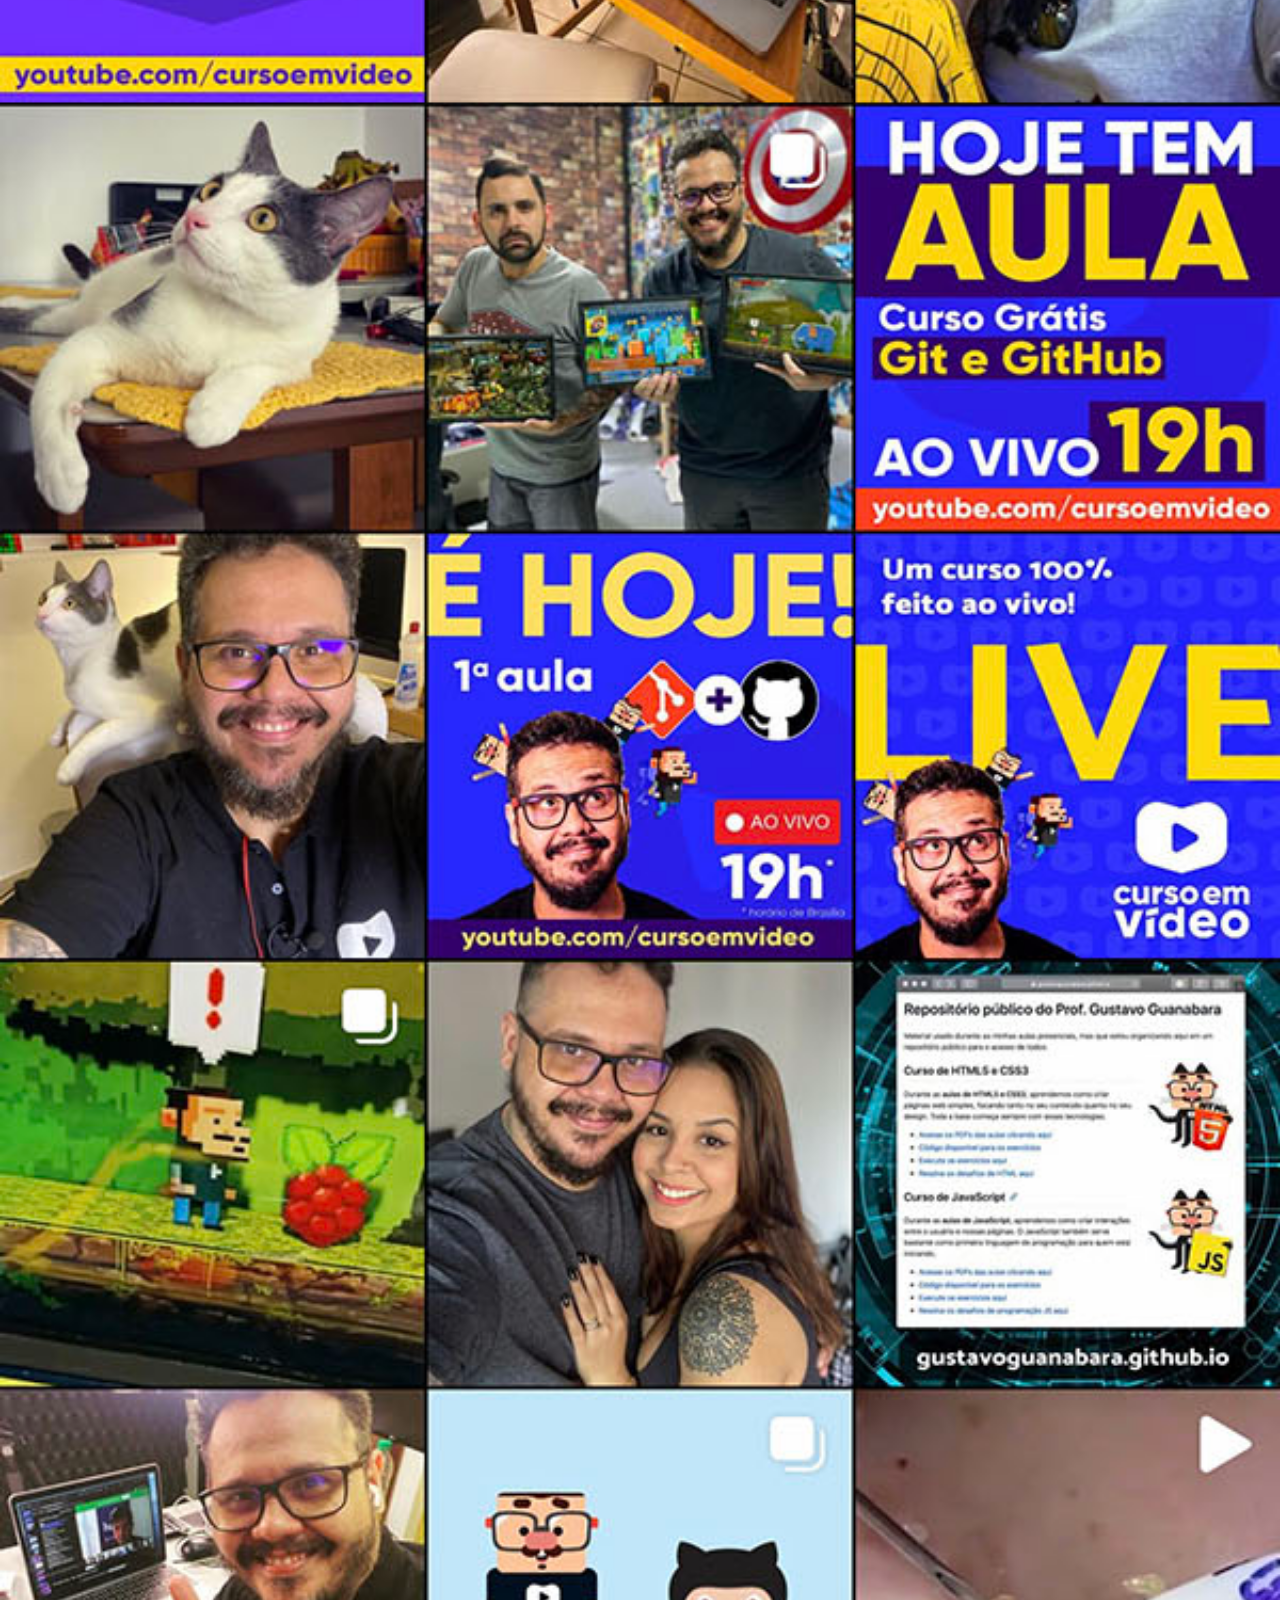
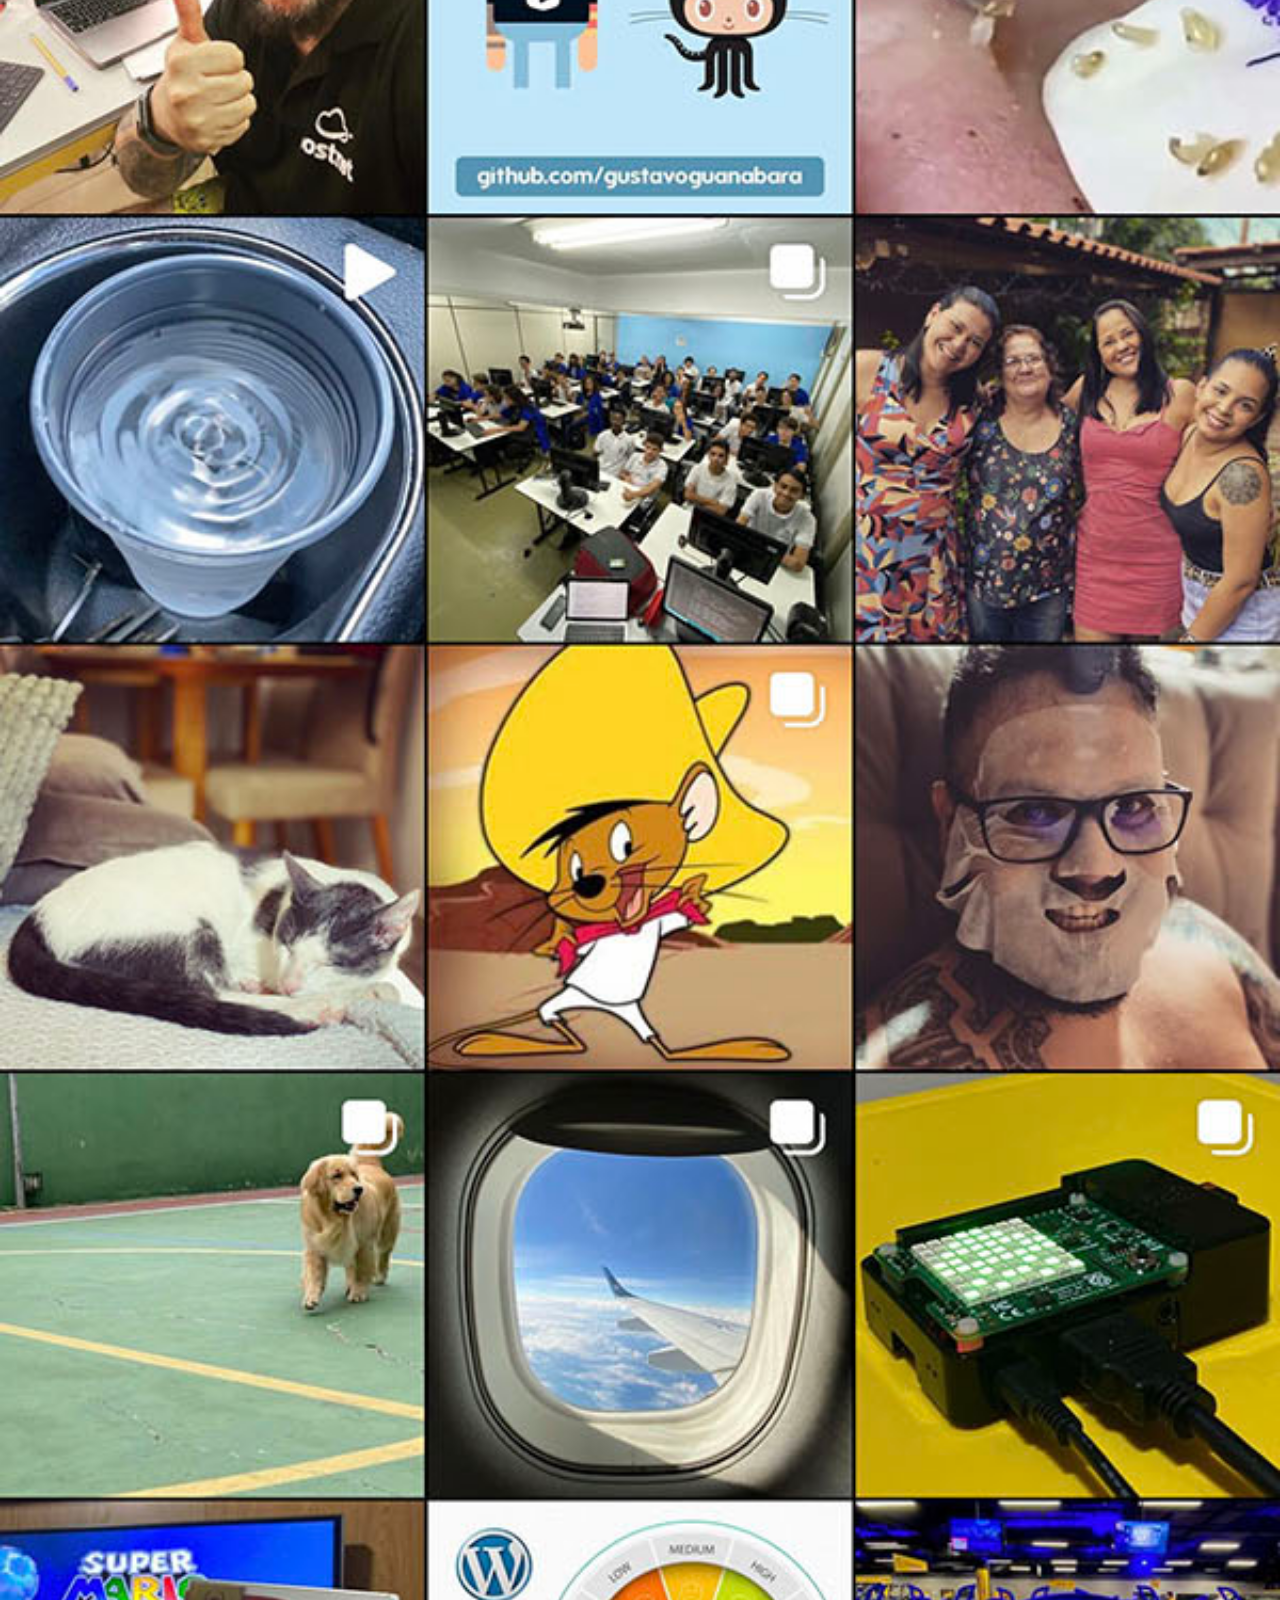
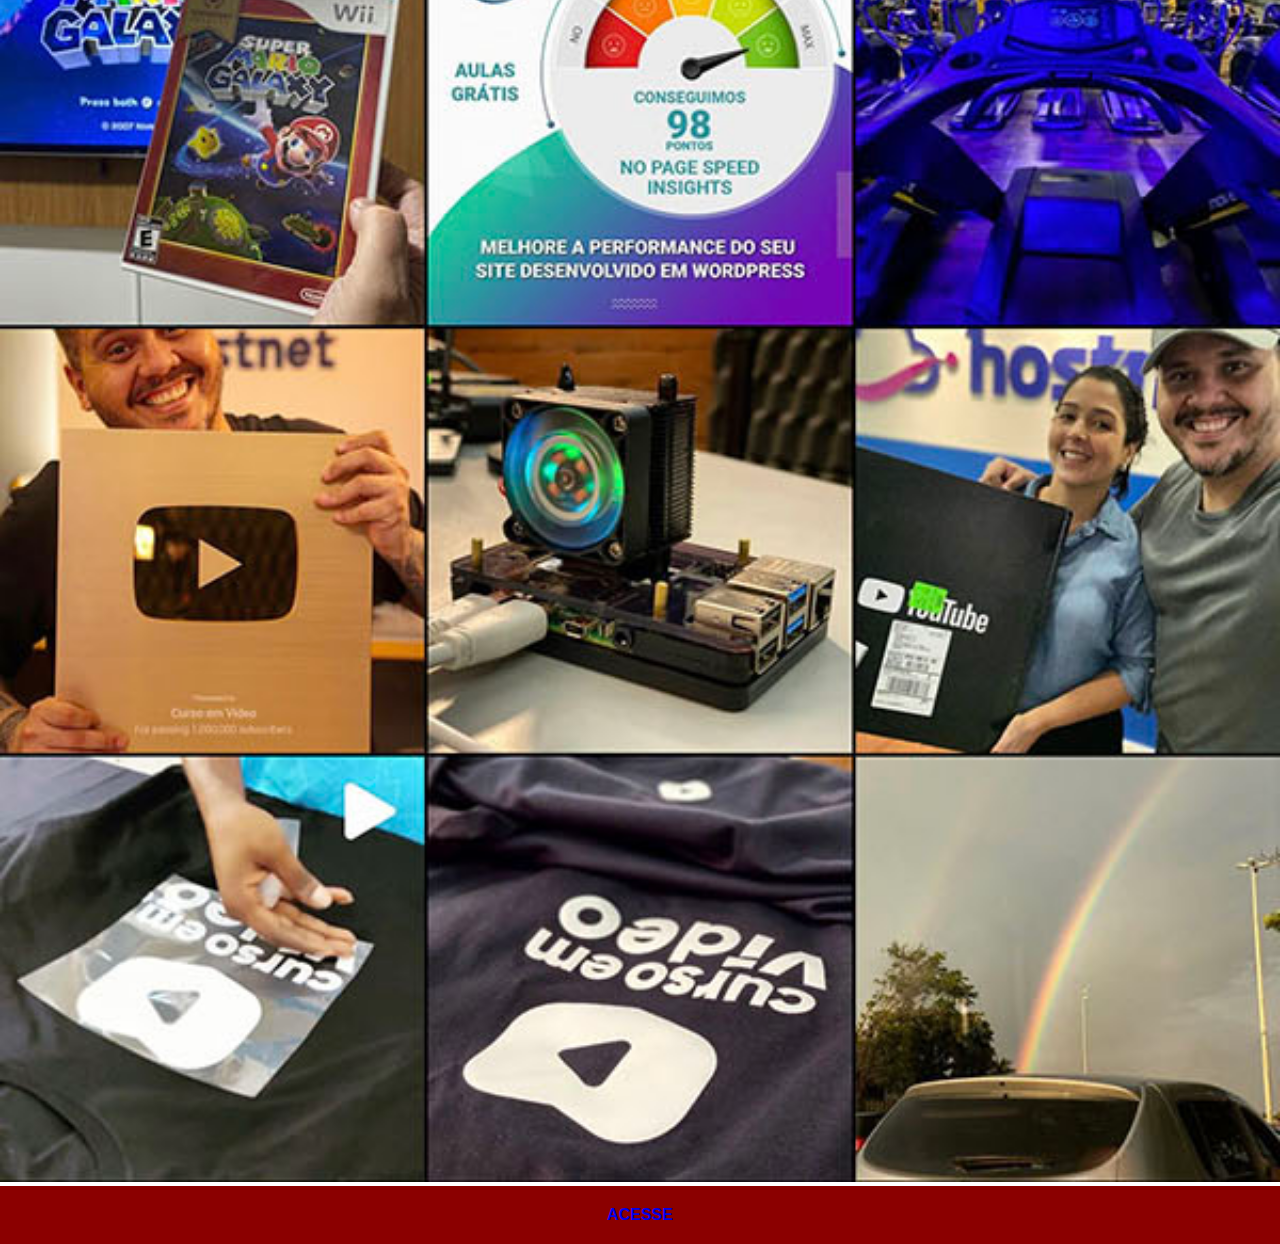
<file: instagram.html>
<!DOCTYPE html>
<html lang="en">
<head>
    <meta charset="UTF-8">
    <meta name="viewport" content="width=device-width, initial-scale=1.0">
    <title>Instagram</title>
    <link rel="stylesheet" href="estilos/social.css">
</head>
<body>
    <img src="imagens/tela-instagram.jpg" alt="Instagram">
    <a href="https://www.instagram.com/gustavoguanabara/" target="_blank">ACESSE</a>
</body>
</html>
</file>
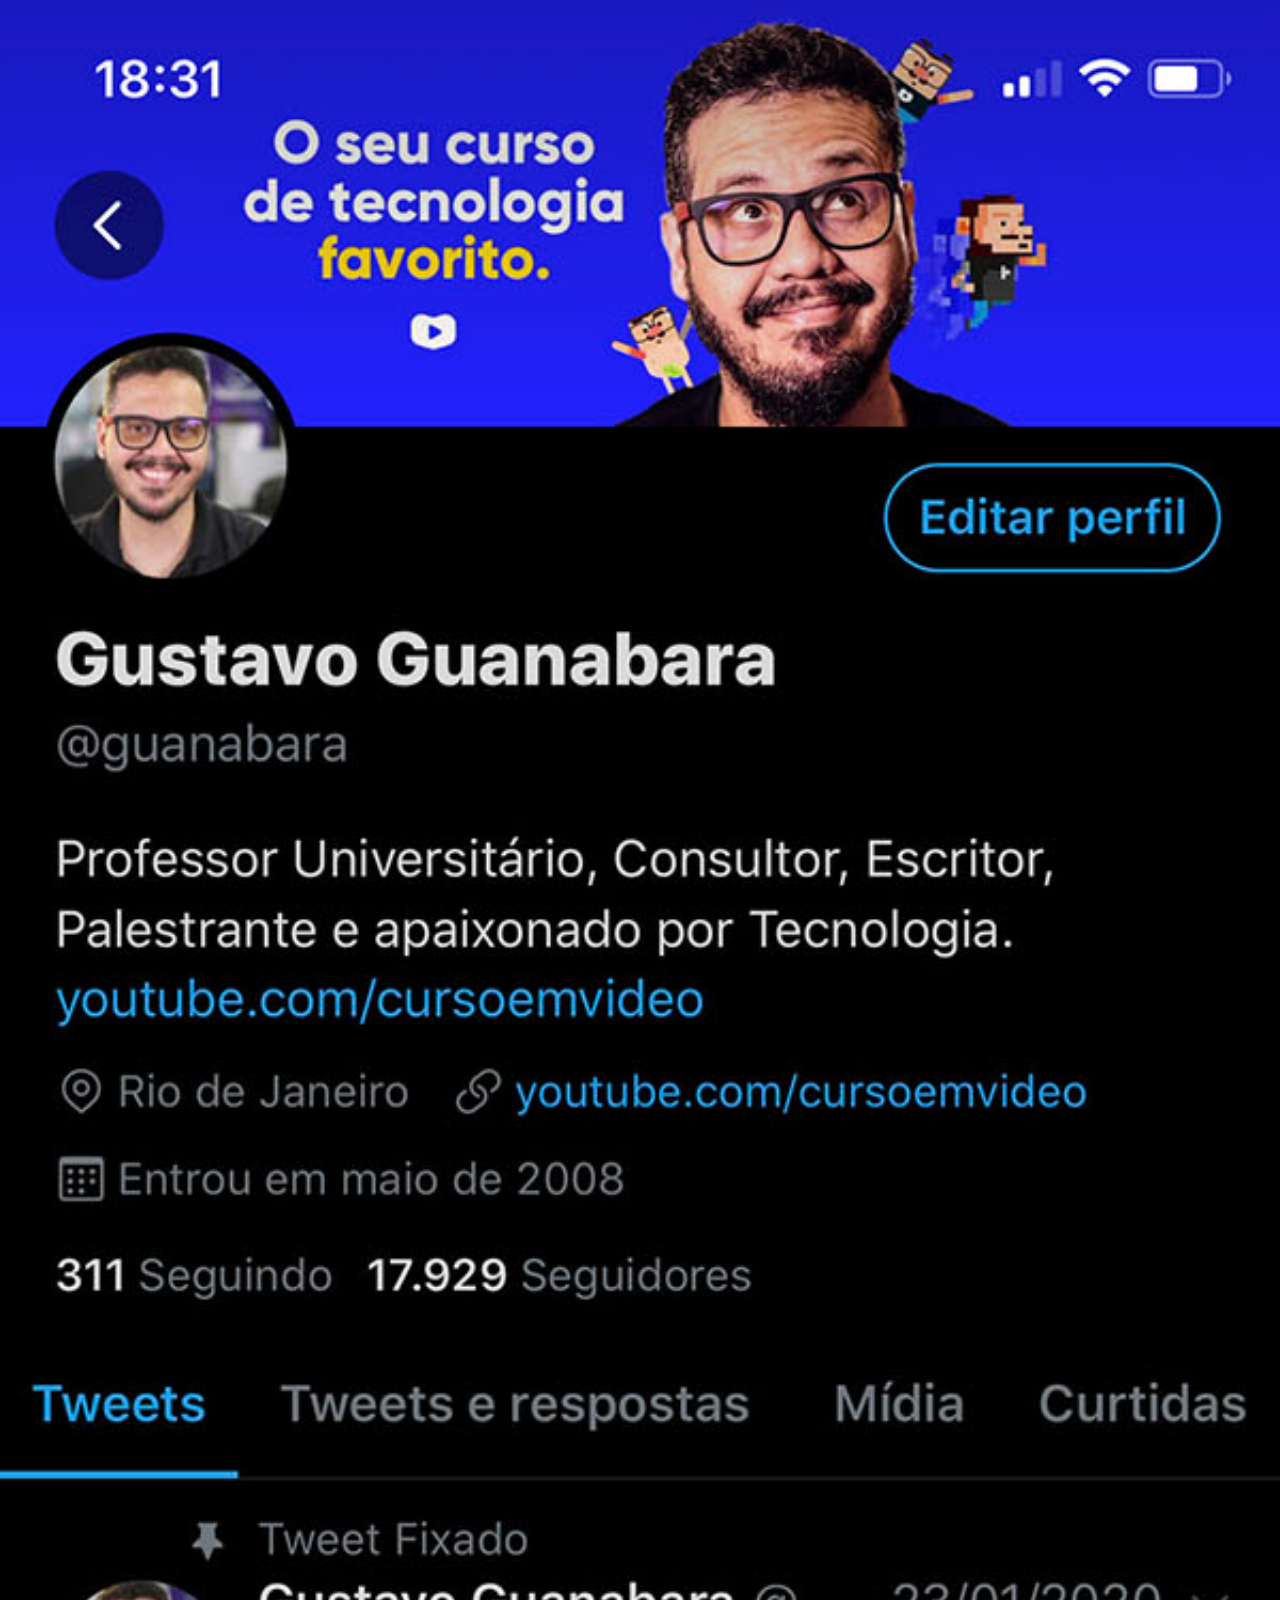
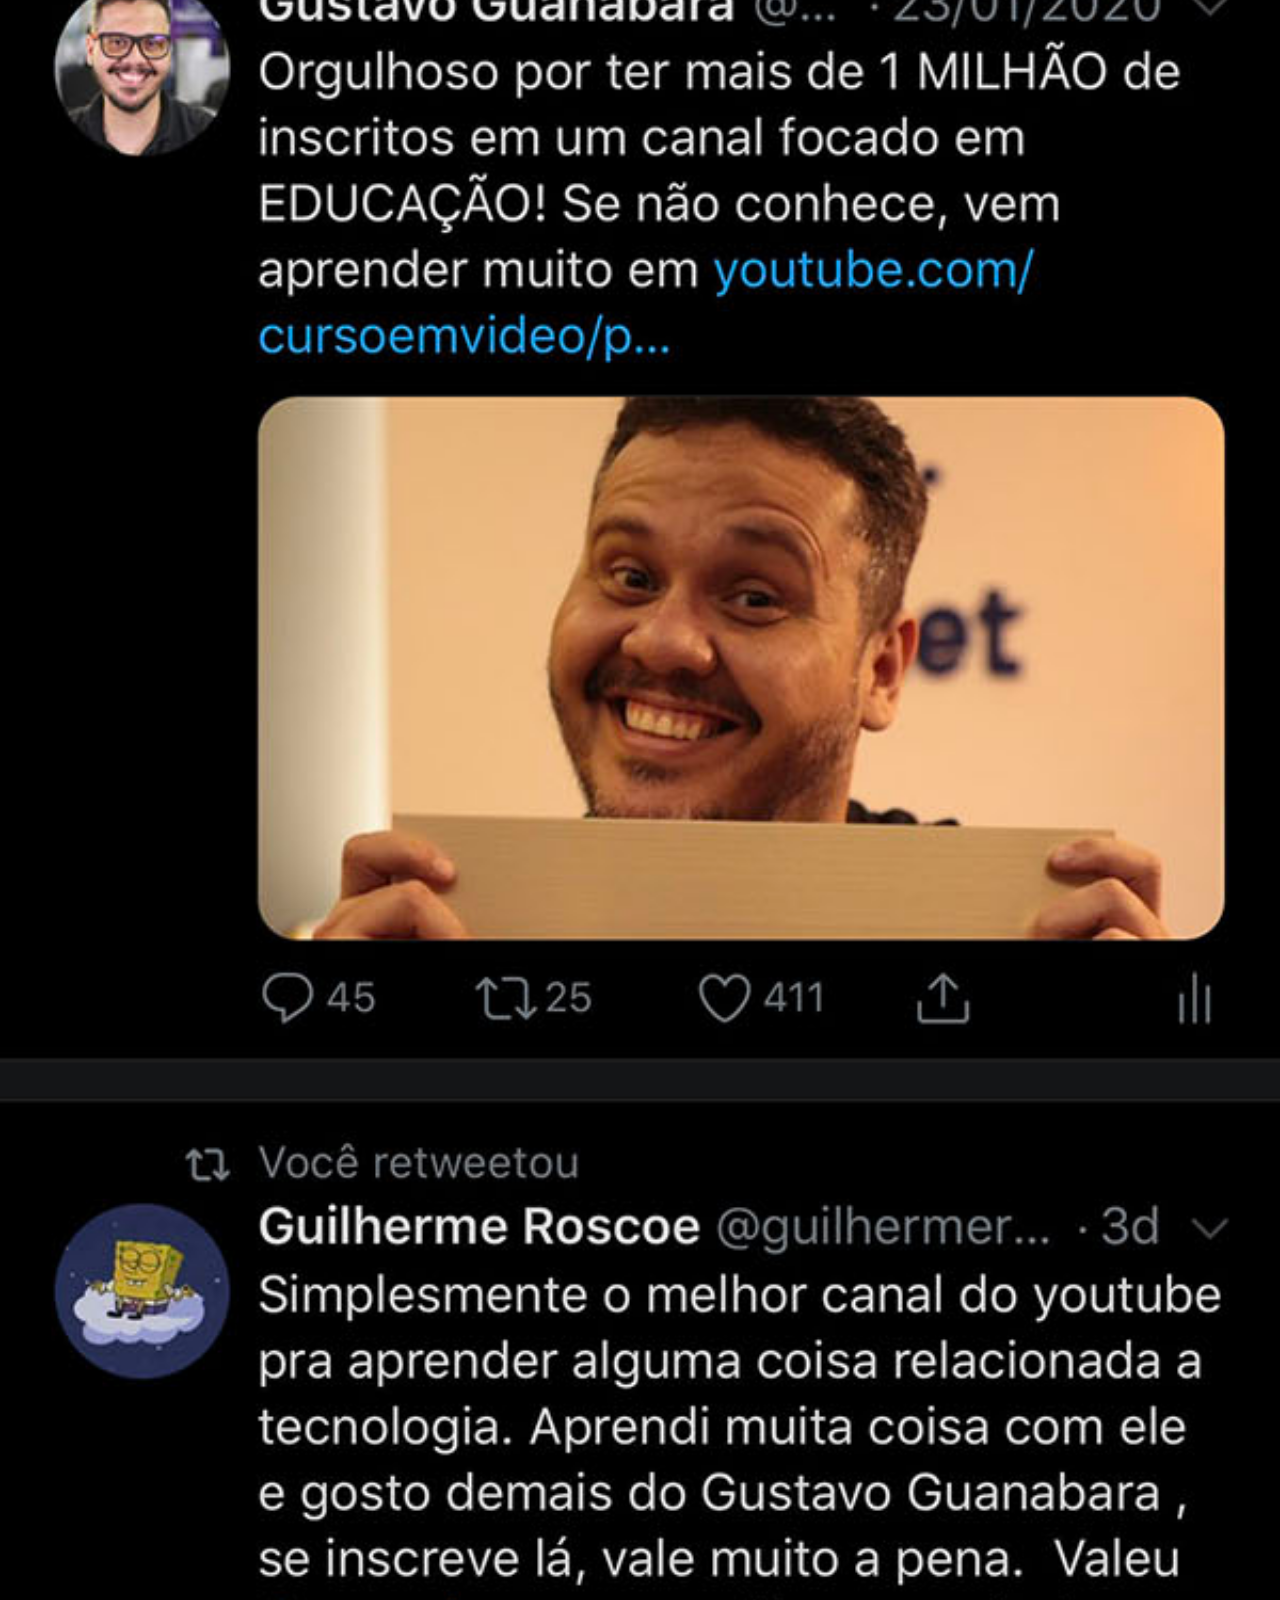
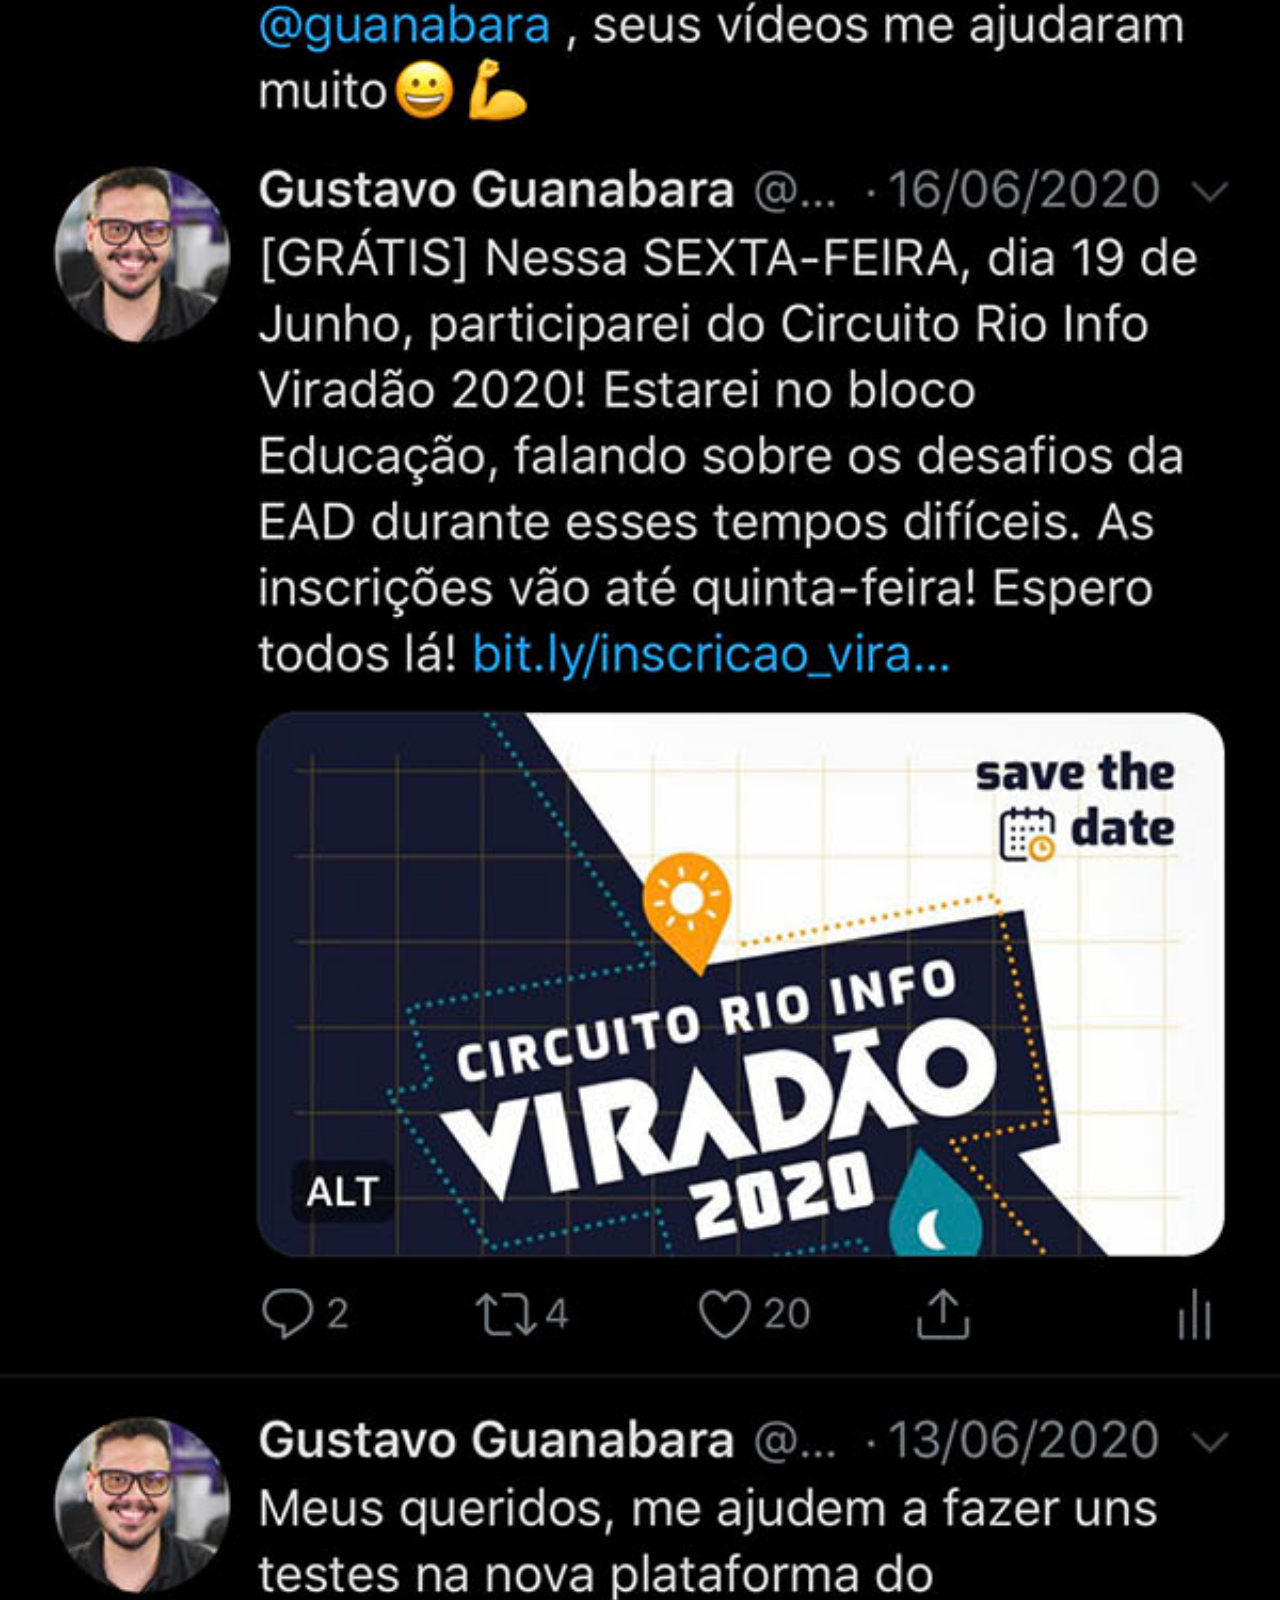
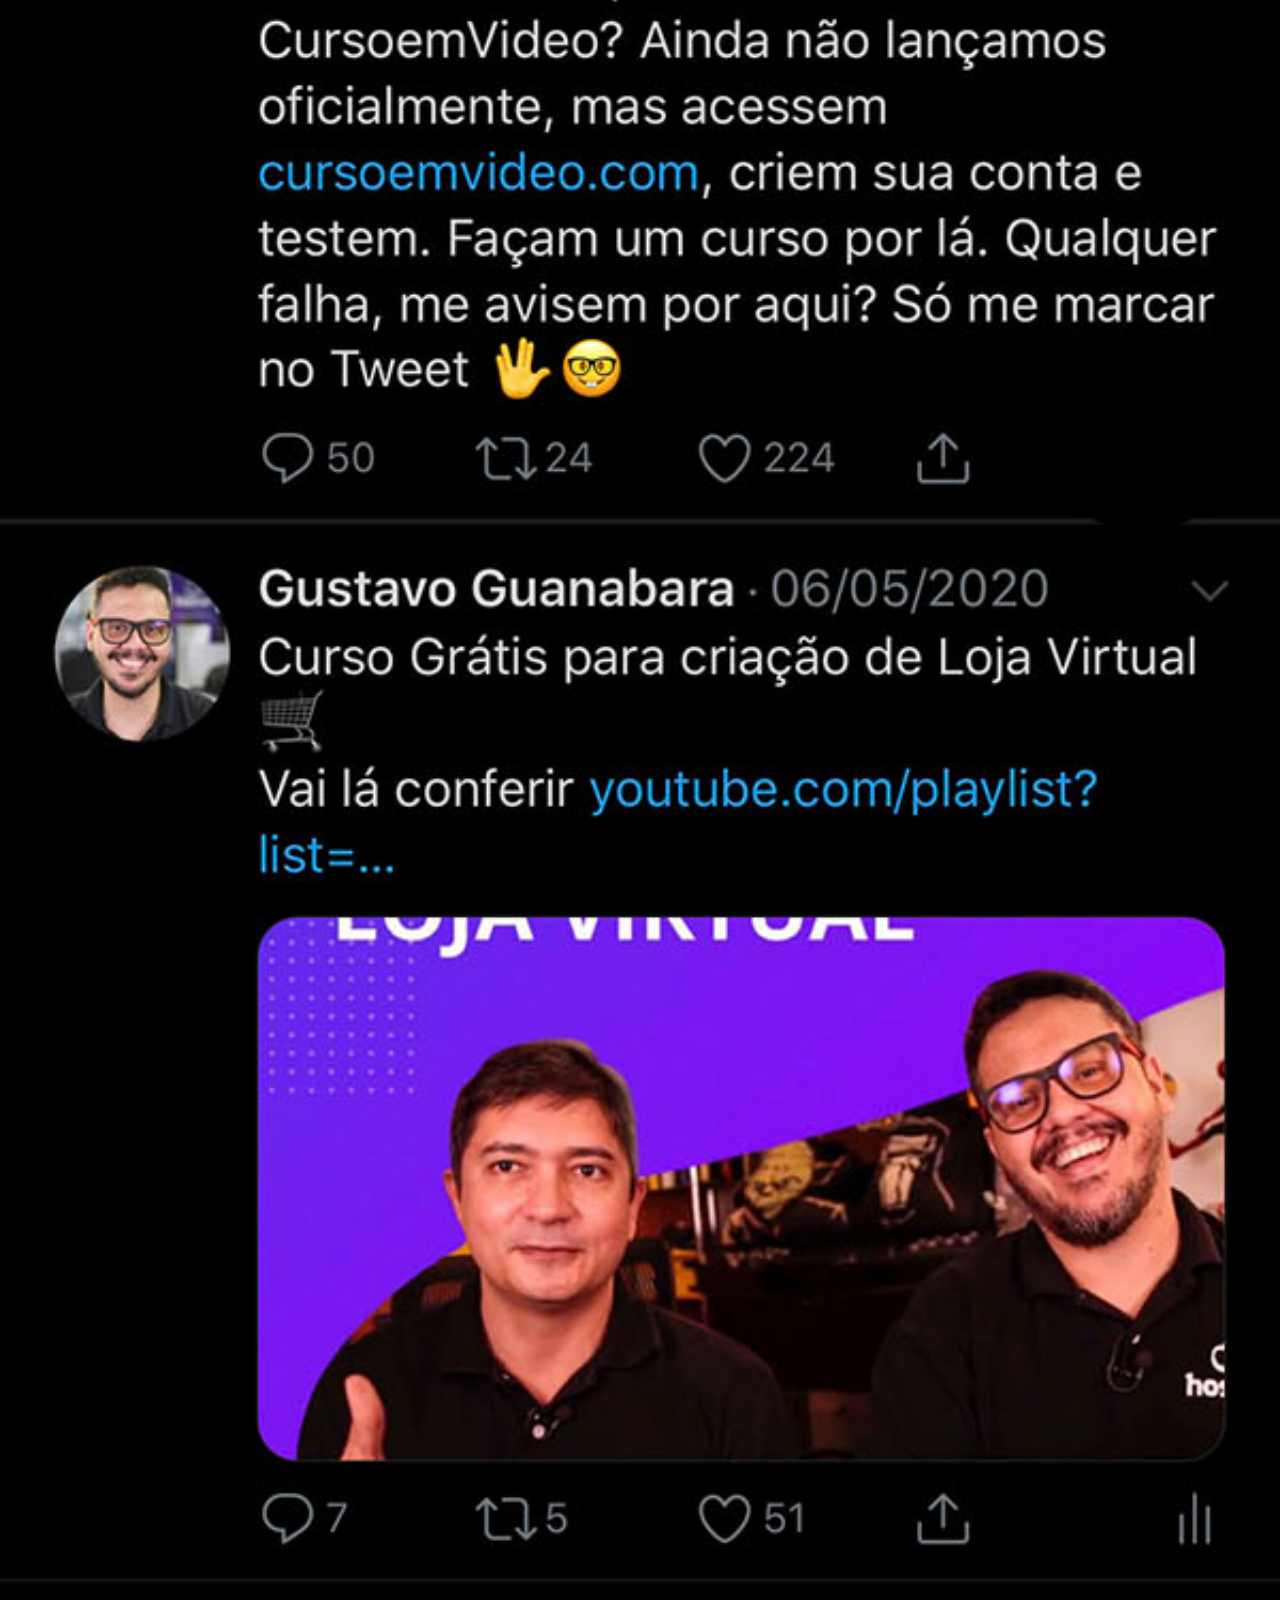
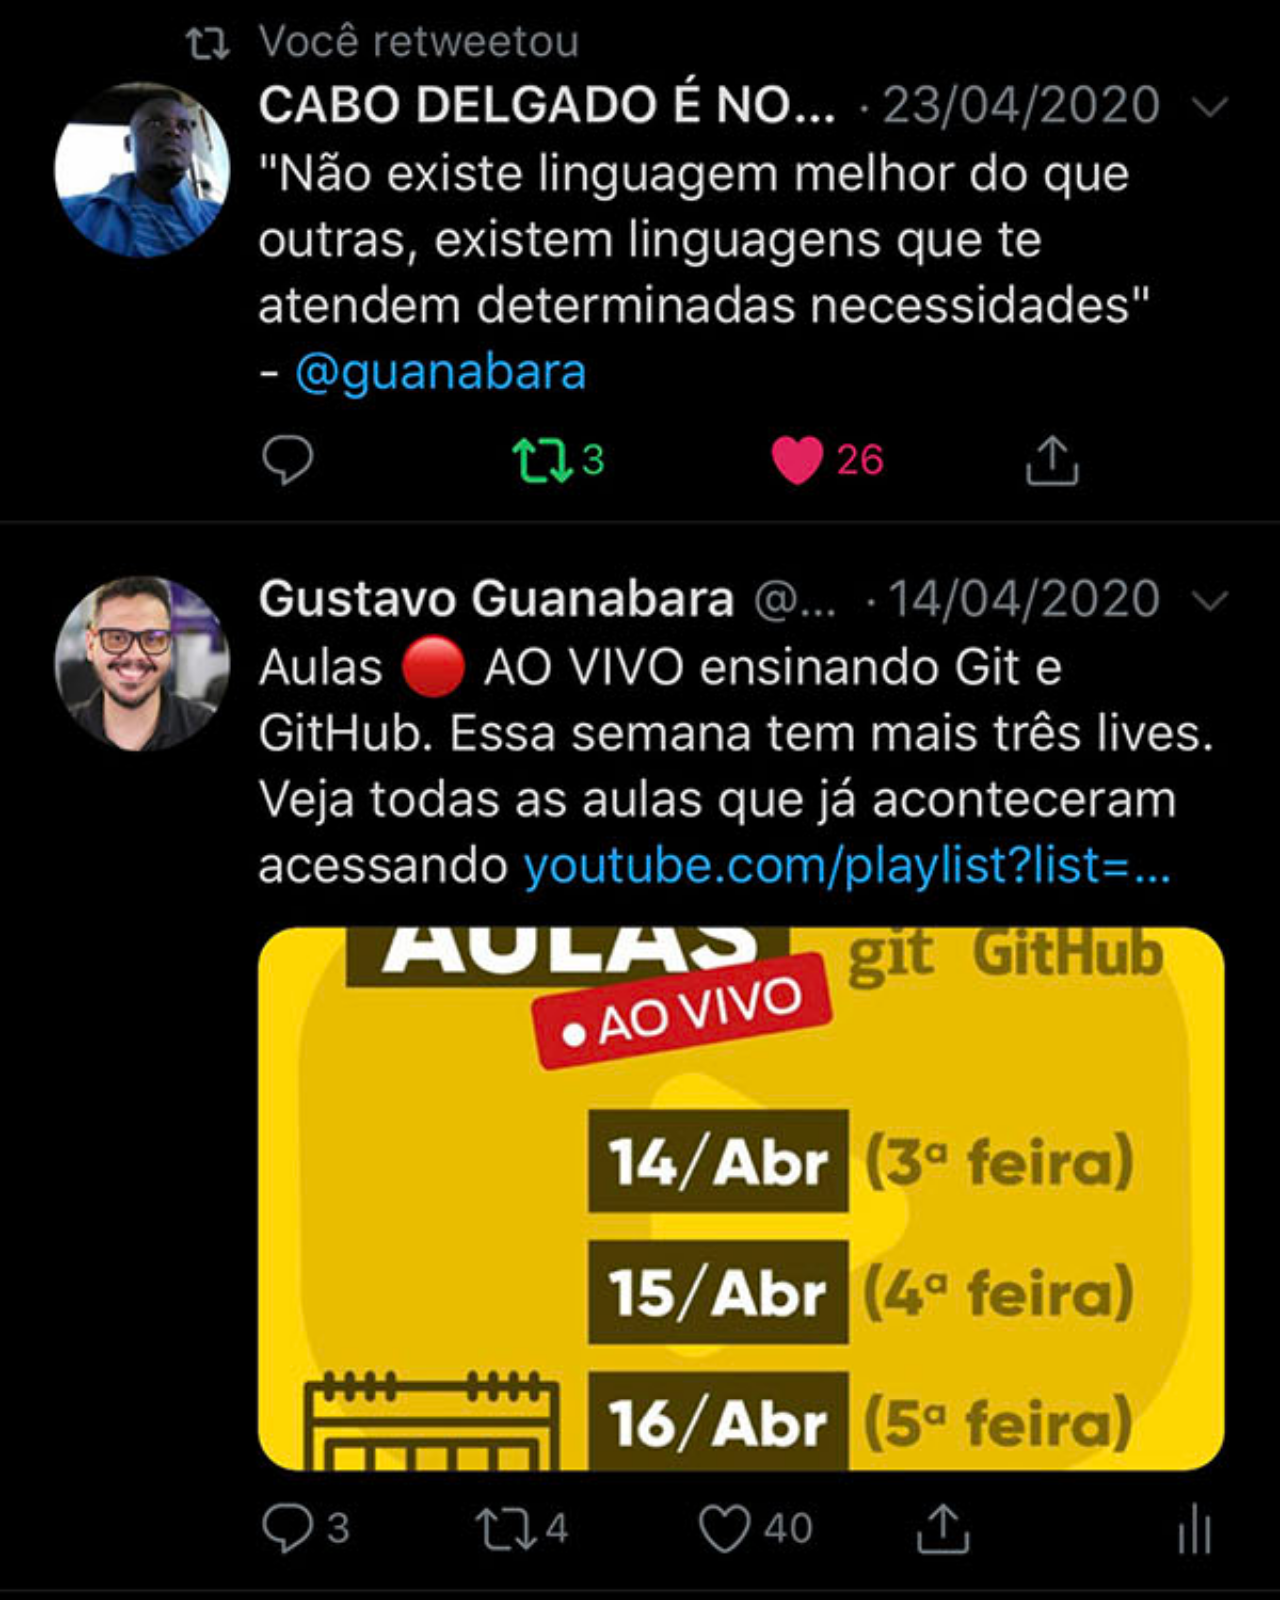
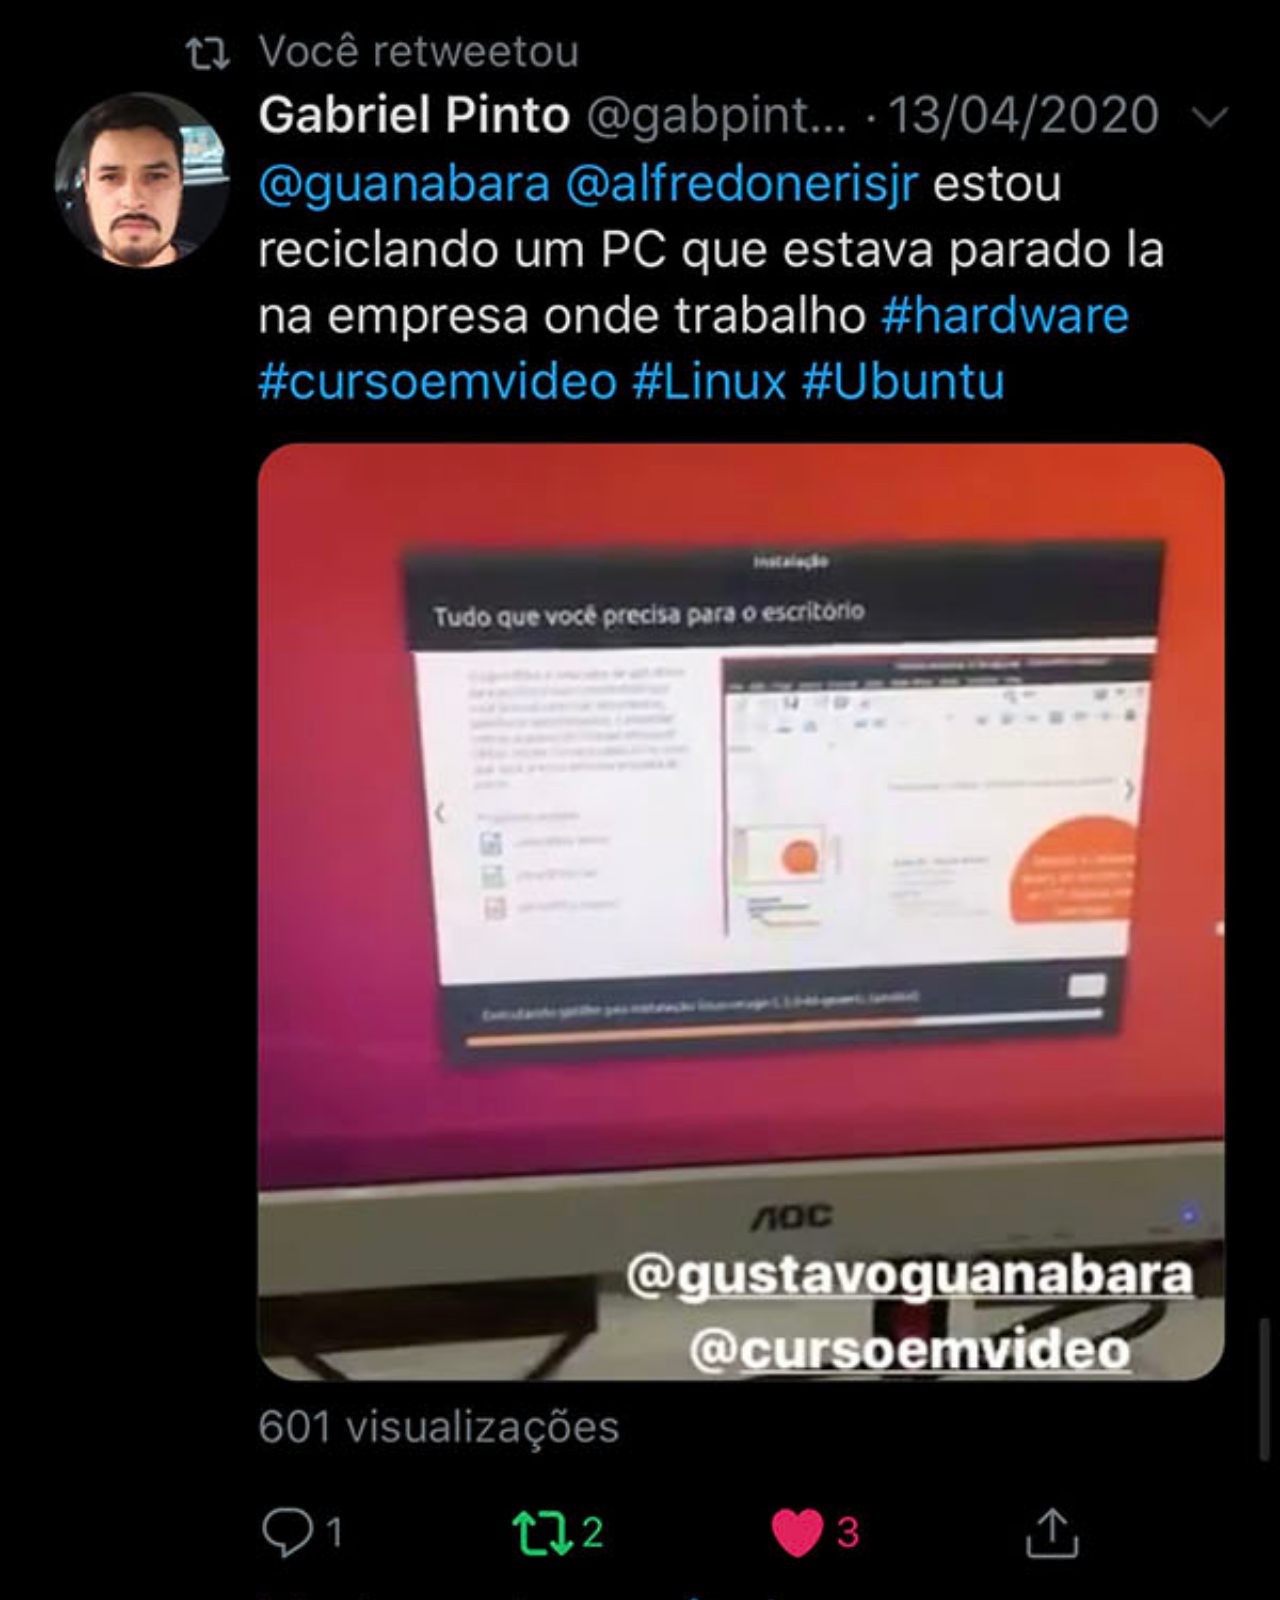
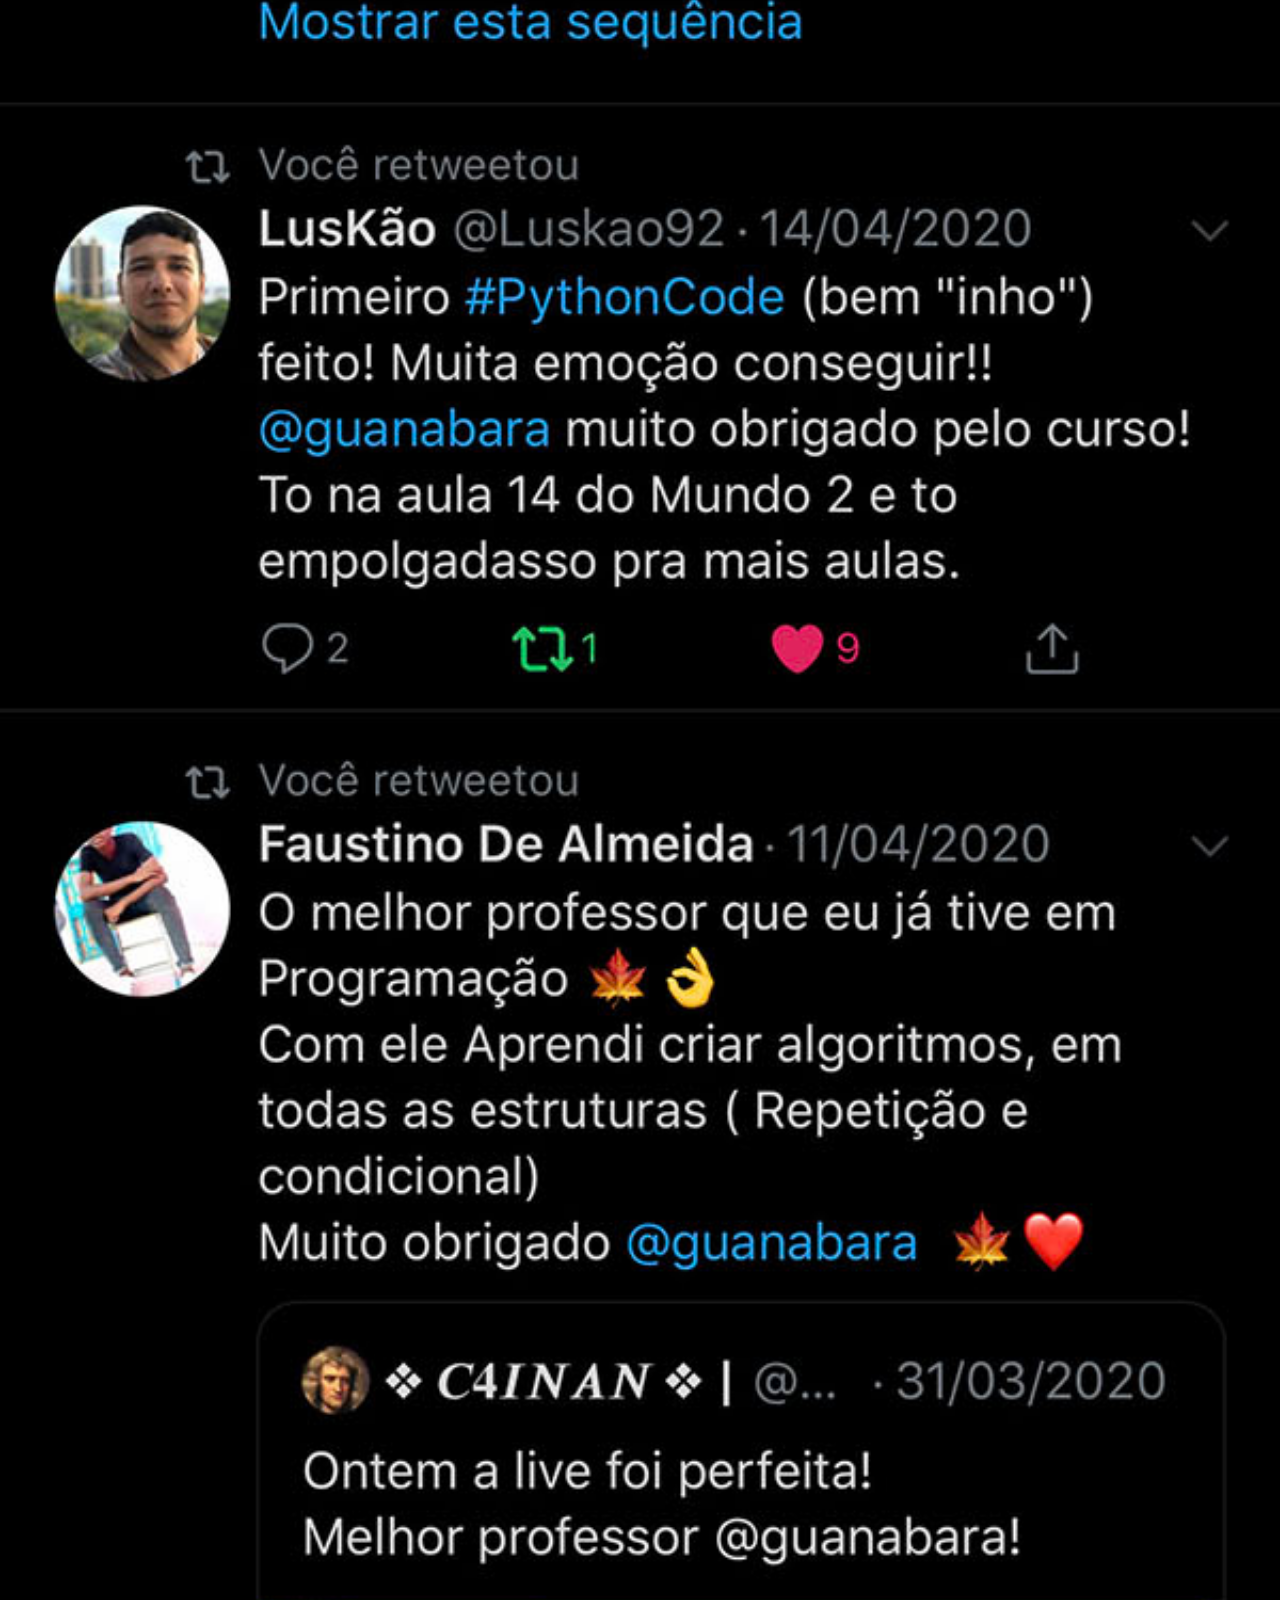
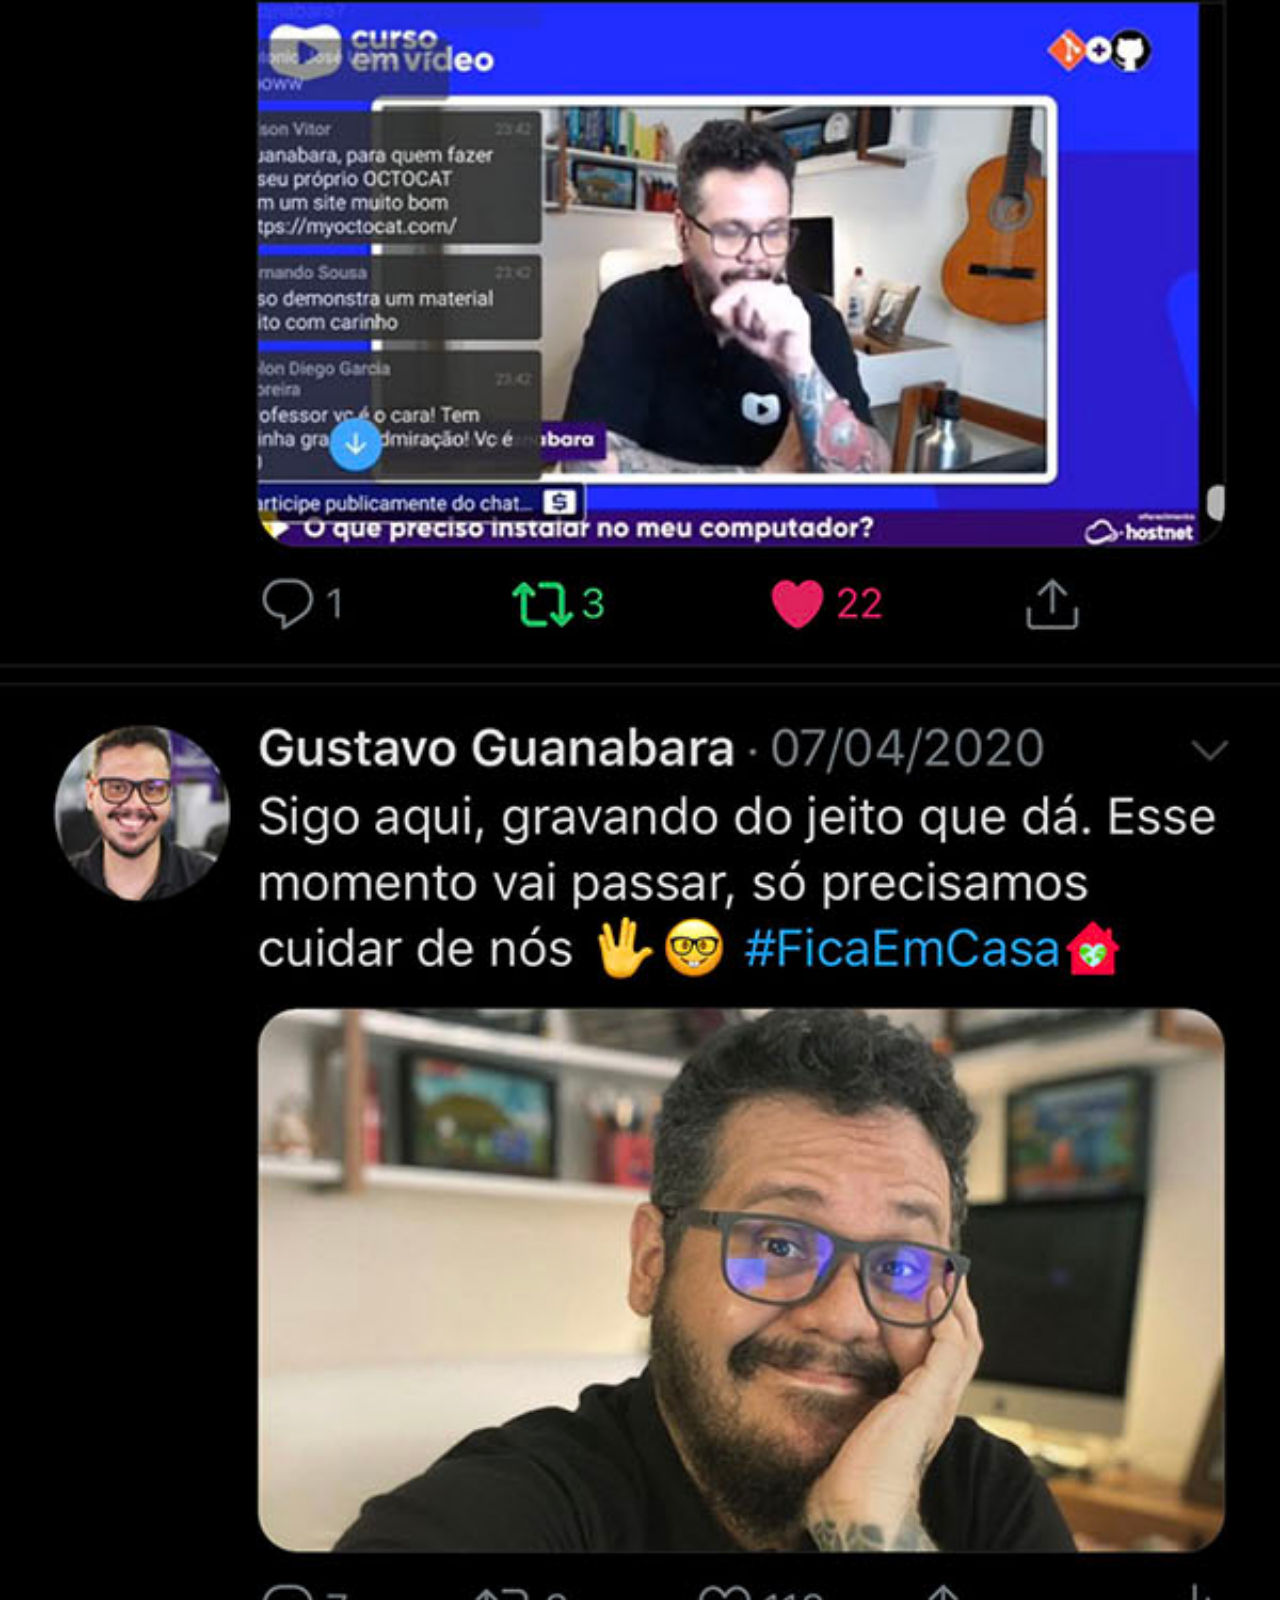
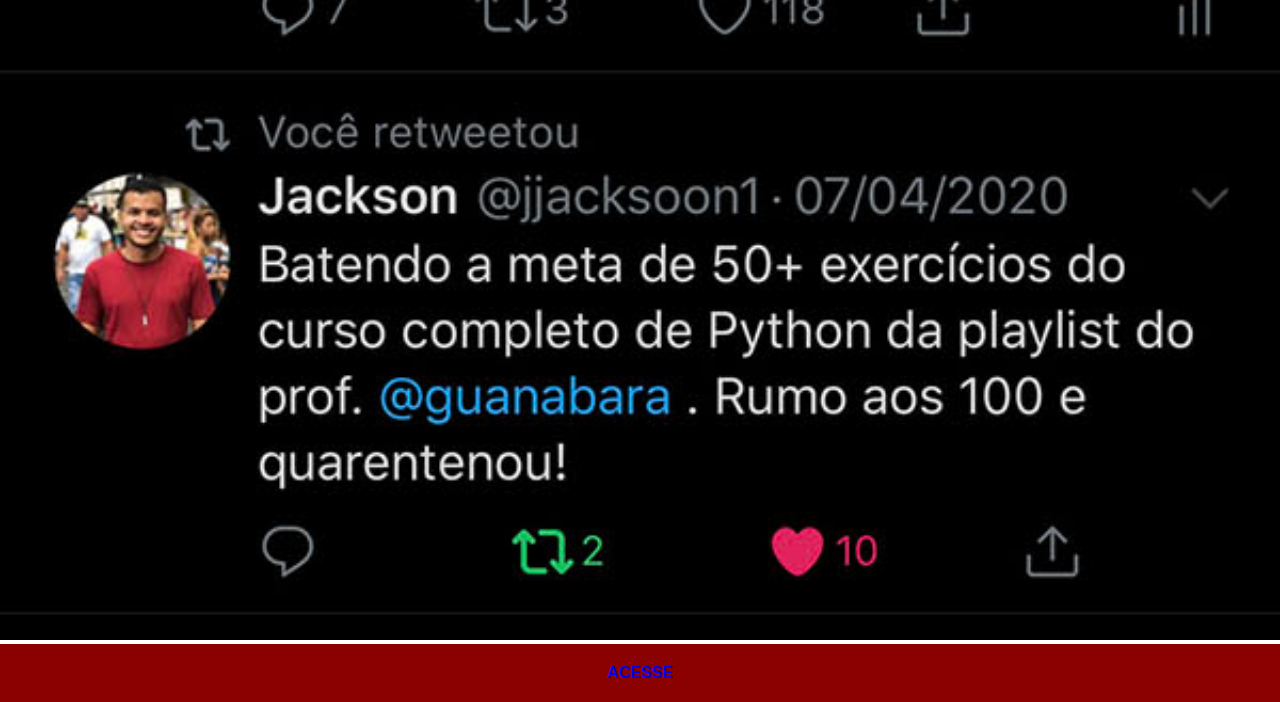
<file: twitter.html>
<!DOCTYPE html>
<html lang="pt_br">
<head>
    <meta charset="UTF-8">
    <meta name="viewport" content="width=device-width, initial-scale=1.0">
    <title>Twitter</title>
    <link rel="stylesheet" href="estilos/social.css">
</head>
<body>
    <img src="imagens/tela-twitter.jpg" alt="Twitter">
    <a href="https://x.com/guanabara?mx=2" target="_blank">ACESSE</a>
</body>
</html>
</file>
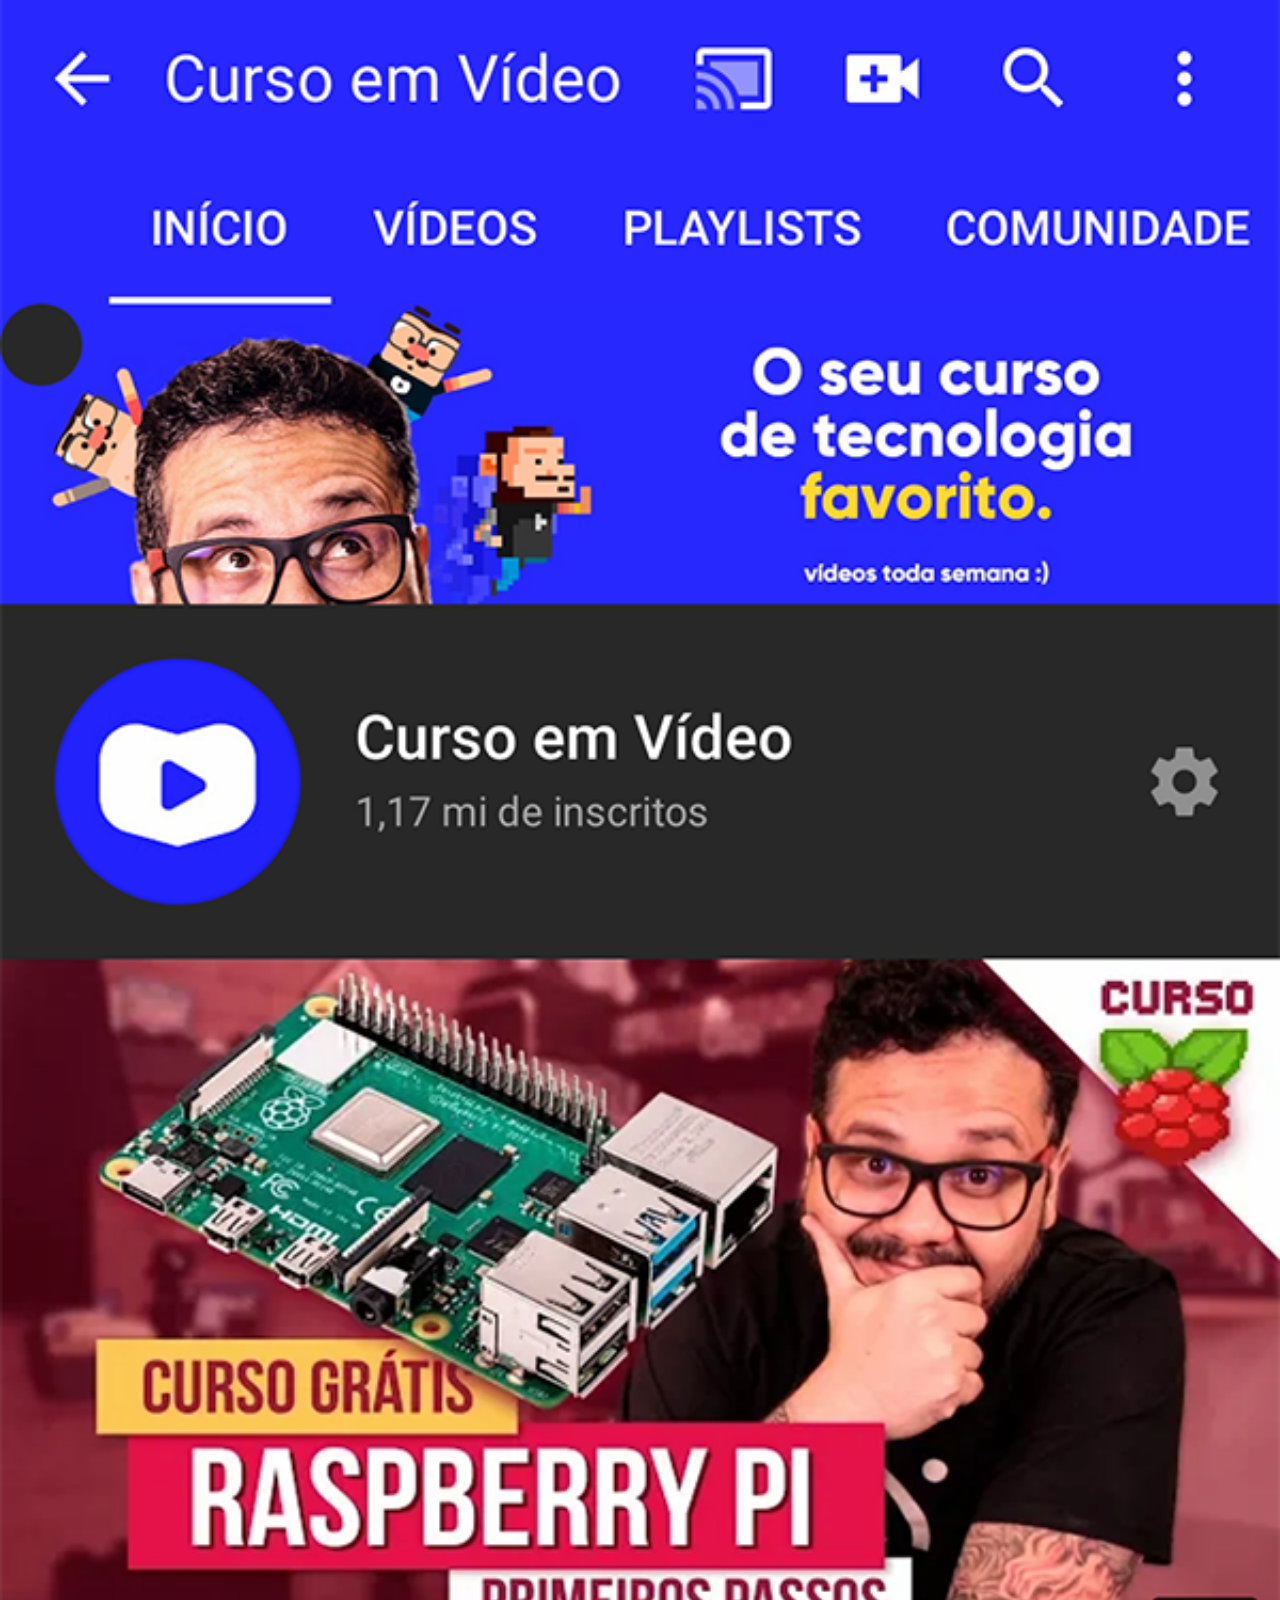
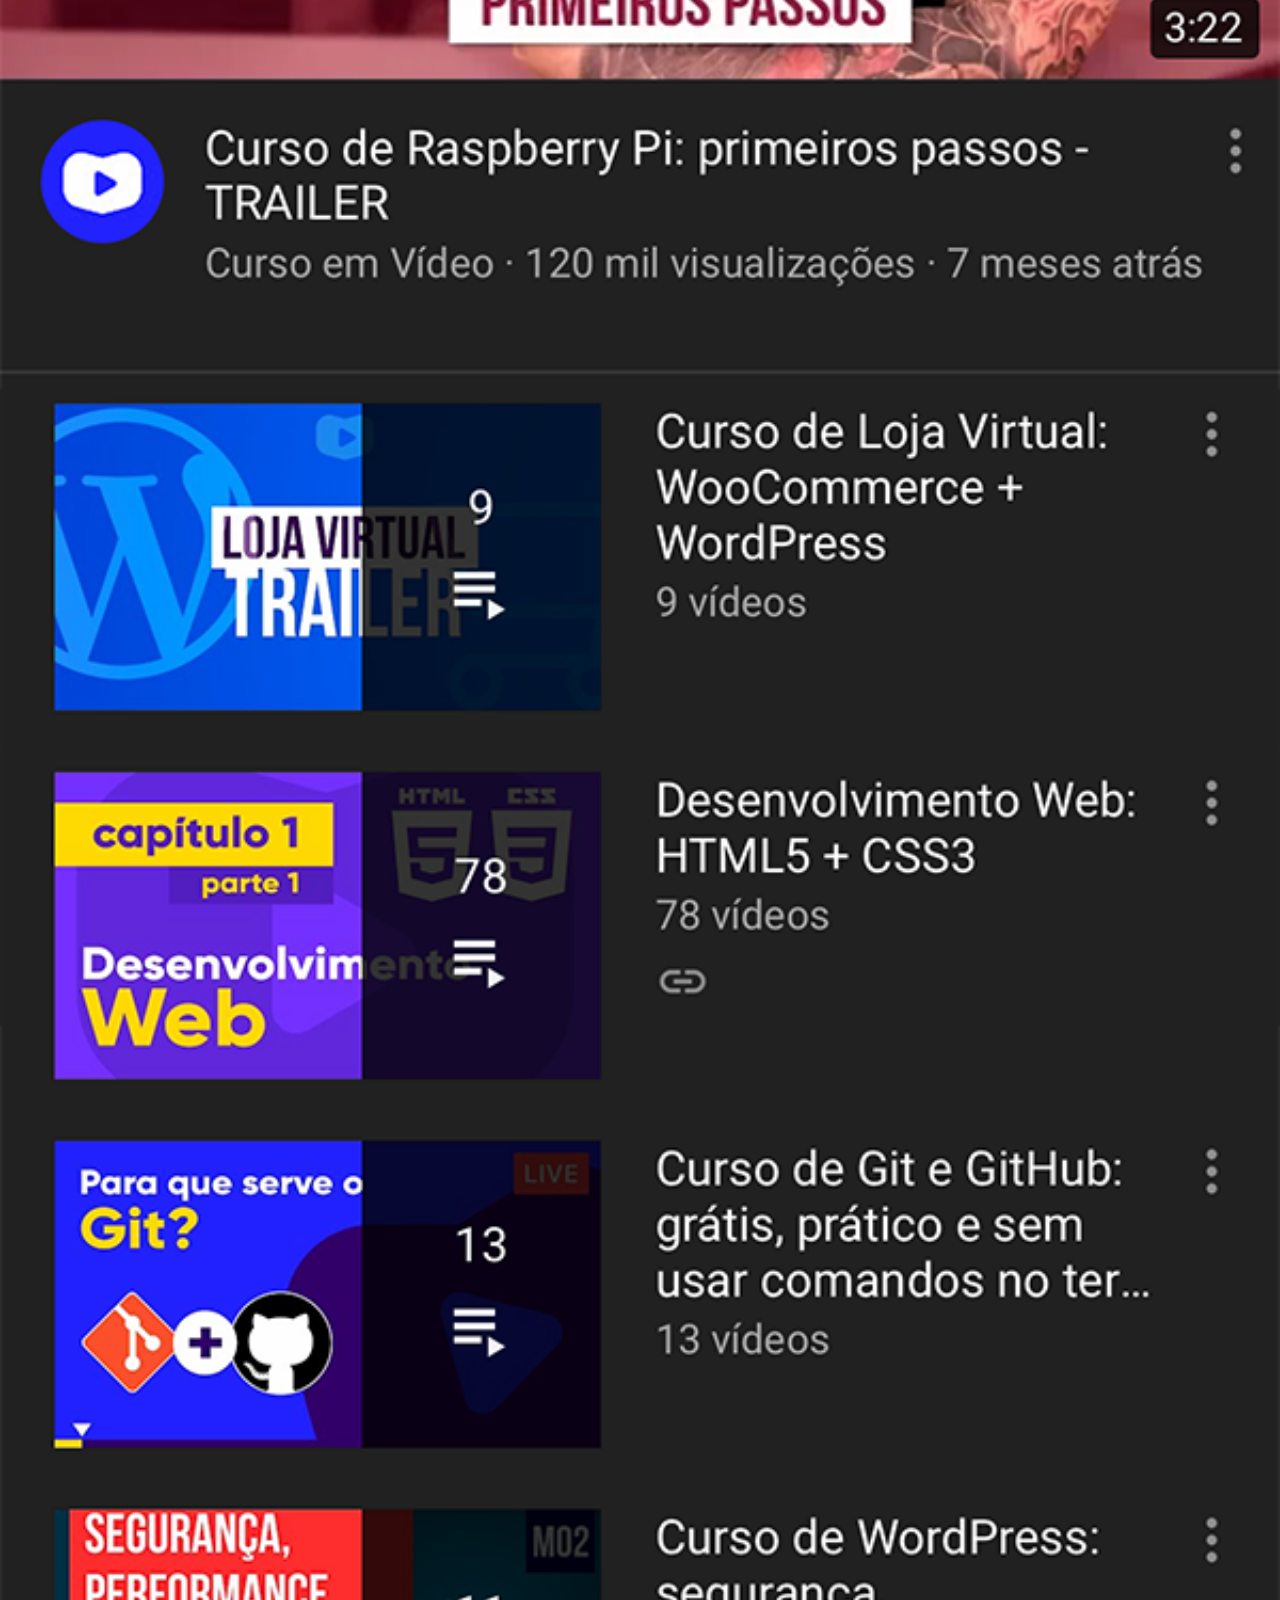
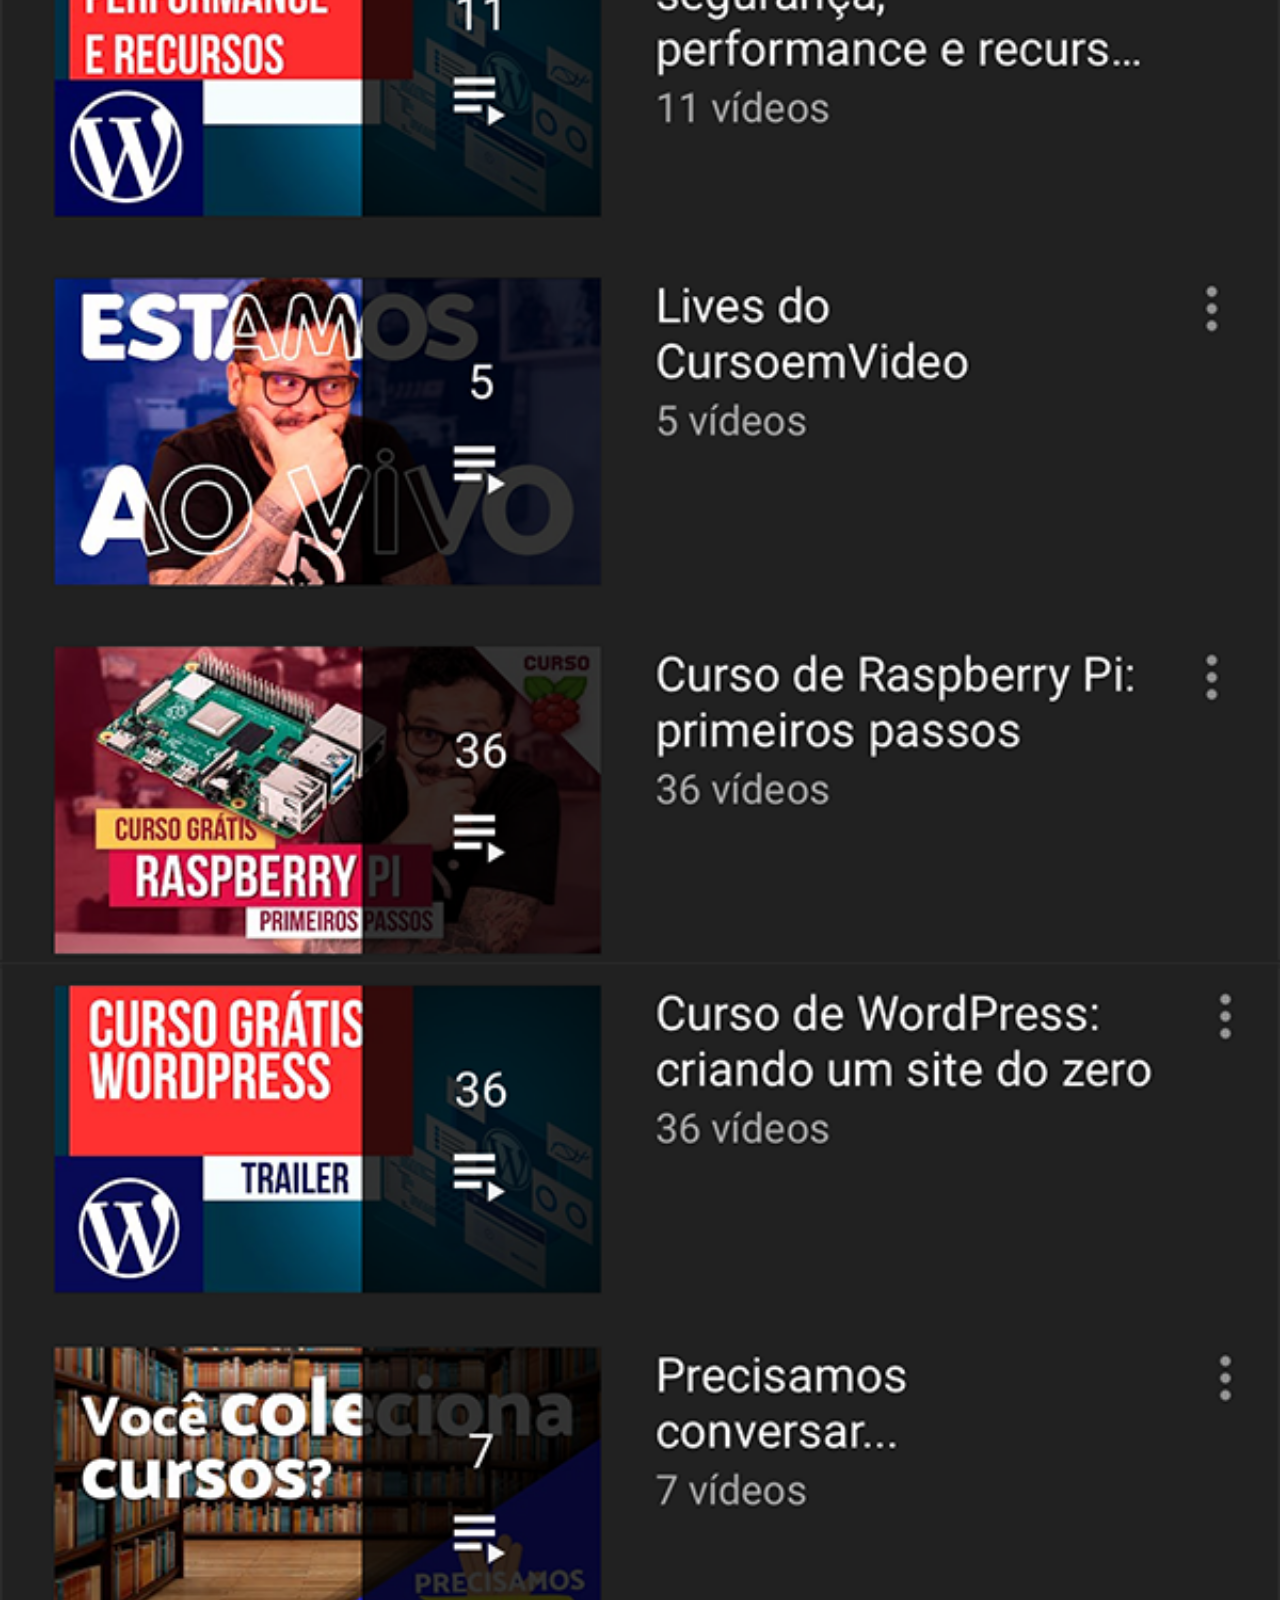
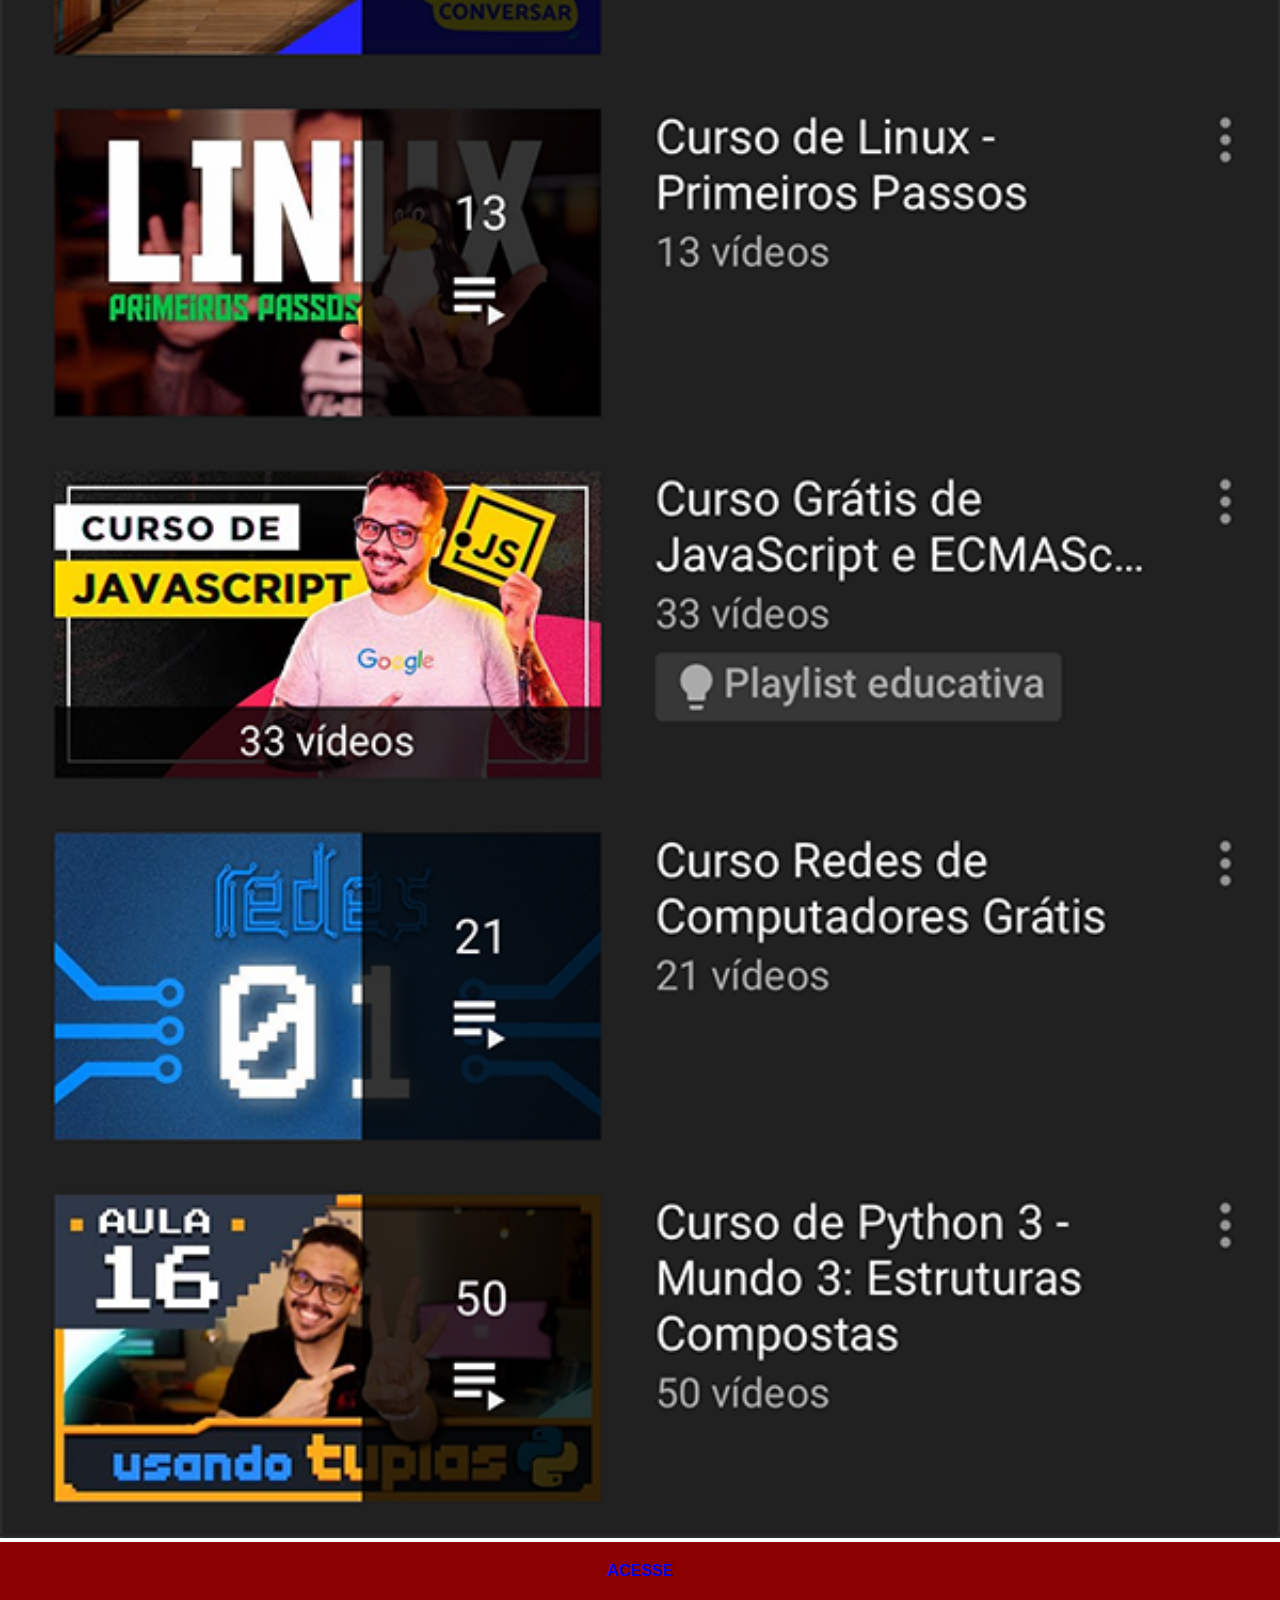
<file: youtube.html>
<!DOCTYPE html>
<html lang="pt_br">
<head>
    <meta charset="UTF-8">
    <meta name="viewport" content="width=device-width, initial-scale=1.0">
    <title>YouTube</title>
<link rel="stylesheet" href="estilos/social.css">
</head>
<body>
    <img src="imagens/tela-youtube.png" alt="YouTube">
    <a href="https://www.youtube.com/c/CursoemV%C3%ADdeo/playlists" target="_blank">ACESSE</a>
</body>
</html>
</file>
<file: estilos/style.css>
@charset "UTF-8";

* {
    margin: 0px;
    padding: 0px;
    font-family: Arial, Helvetica, sans-serif;
}   


html, body {
    height: 100vw;
    width: 100vw;
    background-color: black;
}

main {
    height: 100vw;
    position: relative;
    background-attachment: fixed;
}

body {
    background: url('../imagens/fundo-madeira.jpg') no-repeat top center;
    background-size: cover;

}

section#telefone {
    position: absolute;
    top: 50%;
    left: 50%;
    transform: translate(-50%, -50%);

    height: 627px;
    width: 311px;
    background: url('../imagens/frame-iphone.png') no-repeat;
}

iframe {
    width: 100%;
    height: 100%;
}

iframe#tela {
    position: relative;
    top: 80px;
    left: 22px;
    width: 269px;
    height: 471px;
}

section#redes-sociais img {
    width: 50px;
    margin: 10px;
    border-radius: 50%;
    box-shadow: 2px 2px 5px rgba(0, 0, 0, 400);
    box-sizing: border-box;
}

section#redes-sociais {
    text-align: right;
}

section#redes-sociais img:hover {
    border: 2px solid rgba(255, 255, 255, 0.603);
    transform: translate(-3px, -3px);
    box-shadow: 5px 5px 10px rgba(0, 0, 0, 0.61);
    transition: 1s;
}
</file>
<file: estilos/social.css>
@charset "UTF-8";

* {
    margin: 0;
    padding: 0px;
    font-family: Arial, Helvetica, sans-serif;
}

::-webkit-scrollbar {
    width: 0;
    height: 0;
}

img {
    width: 100vw;
}

a {

    display: block;
    background-color: darkred;
    padding: 20px;
    text-align: center;
    font-weight: bolder;
    text-decoration: none; 
}
</file>
